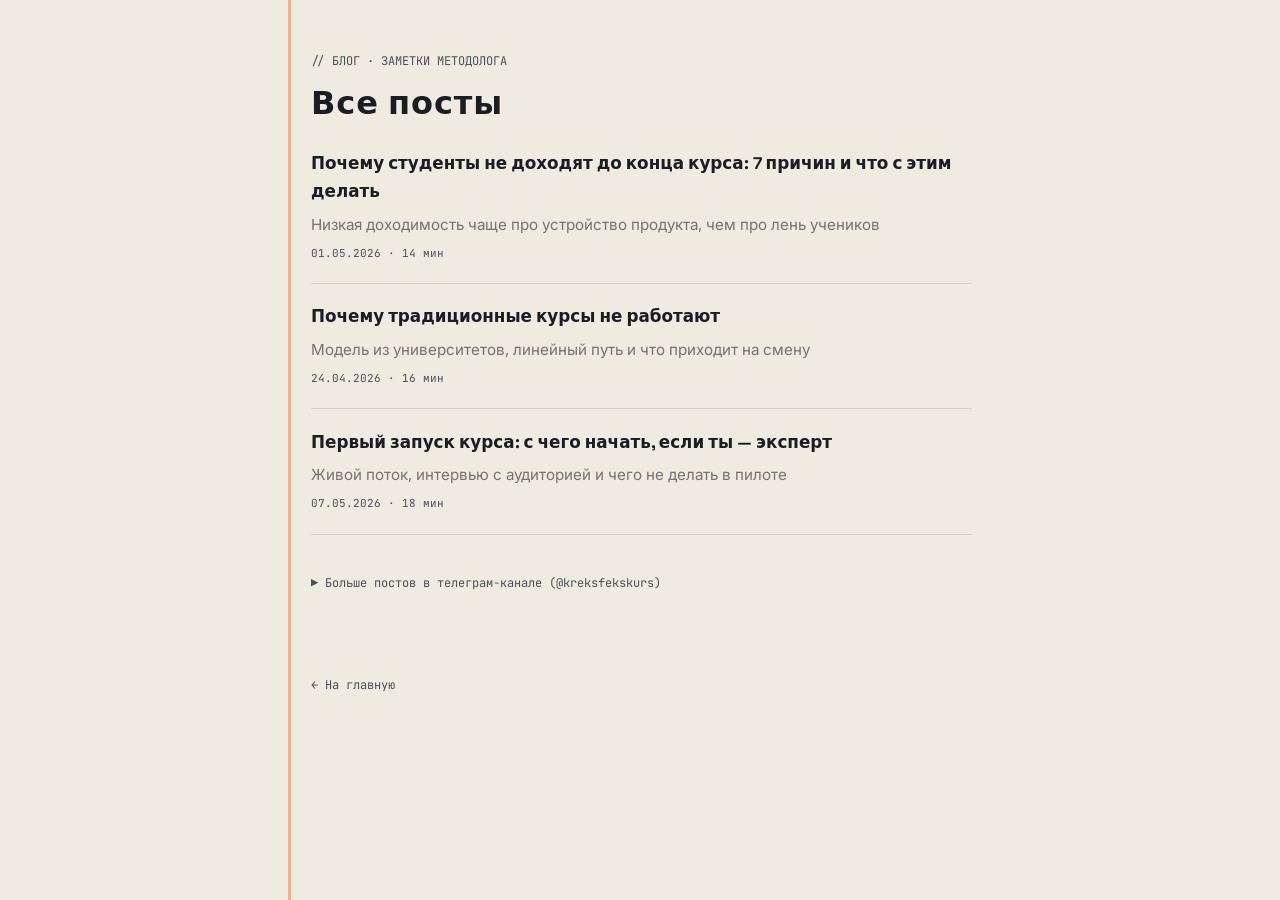
<file: blog.html>
<!DOCTYPE html>
<html lang="ru">
<head>
  <meta charset="UTF-8" />
  <meta name="viewport" content="width=device-width, initial-scale=1.0" />
  <title>Блог — методологические заметки</title>
  <link rel="preconnect" href="https://fonts.googleapis.com" />
  <link rel="preconnect" href="https://fonts.gstatic.com" crossorigin />
  <link href="https://fonts.googleapis.com/css2?family=JetBrains+Mono:wght@400;500&family=Space+Grotesk:wght@600;700&family=Inter:wght@400;500;600&display=swap" rel="stylesheet" />
  <link rel="stylesheet" href="css/styles.css" />
</head>
<body class="blog-static-body">
  <div class="post-wrap">
    <p class="blog-index-tag">// БЛОГ · ЗАМЕТКИ МЕТОДОЛОГА</p>
    <h1>Все посты</h1>
    <ul class="blog-static-list">
      <li>
        <a href="posts/students-completion.html">Почему студенты не доходят до конца курса: 7 причин и что с этим делать</a>
        <span class="excerpt">Низкая доходимость чаще про устройство продукта, чем про лень учеников</span>
        <span class="meta">01.05.2026 · 14 мин</span>
      </li>
      <li>
        <a href="posts/traditional-courses.html">Почему традиционные курсы не работают</a>
        <span class="excerpt">Модель из университетов, линейный путь и что приходит на смену</span>
        <span class="meta">24.04.2026 · 16 мин</span>
      </li>
      <li>
        <a href="posts/first-launch-expert.html">Первый запуск курса: с чего начать, если ты — эксперт</a>
        <span class="excerpt">Живой поток, интервью с аудиторией и чего не делать в пилоте</span>
        <span class="meta">07.05.2026 · 18 мин</span>
      </li>
    </ul>
    <p style="margin-top: 2rem;"><a href="https://t.me/kreksfekskurs" class="post-back-link" target="_blank" rel="noopener noreferrer">▶ Больше постов в телеграм-канале (@kreksfekskurs)</a></p>
    <p style="margin-top: 3rem;"><a href="index.html#blog" class="post-back-link">← На главную</a></p>
  </div>
</body>
</html>
</file>
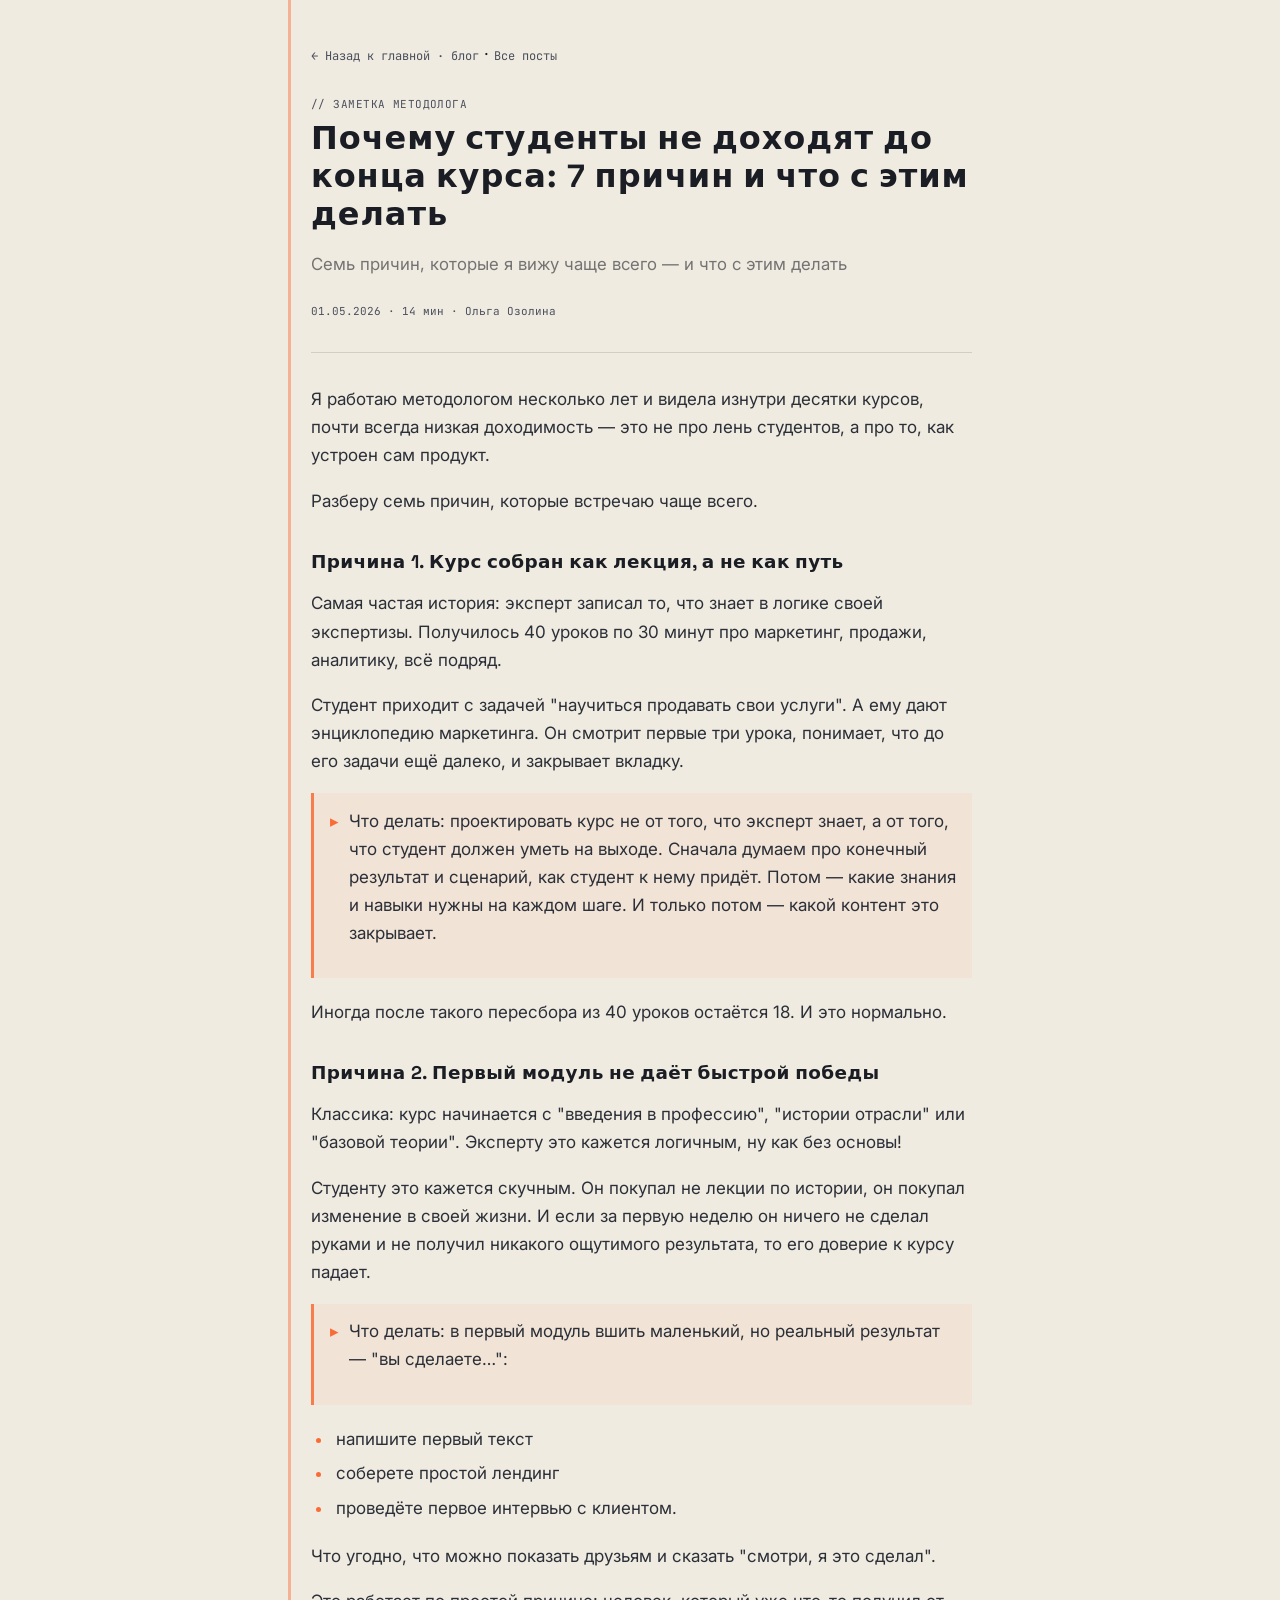
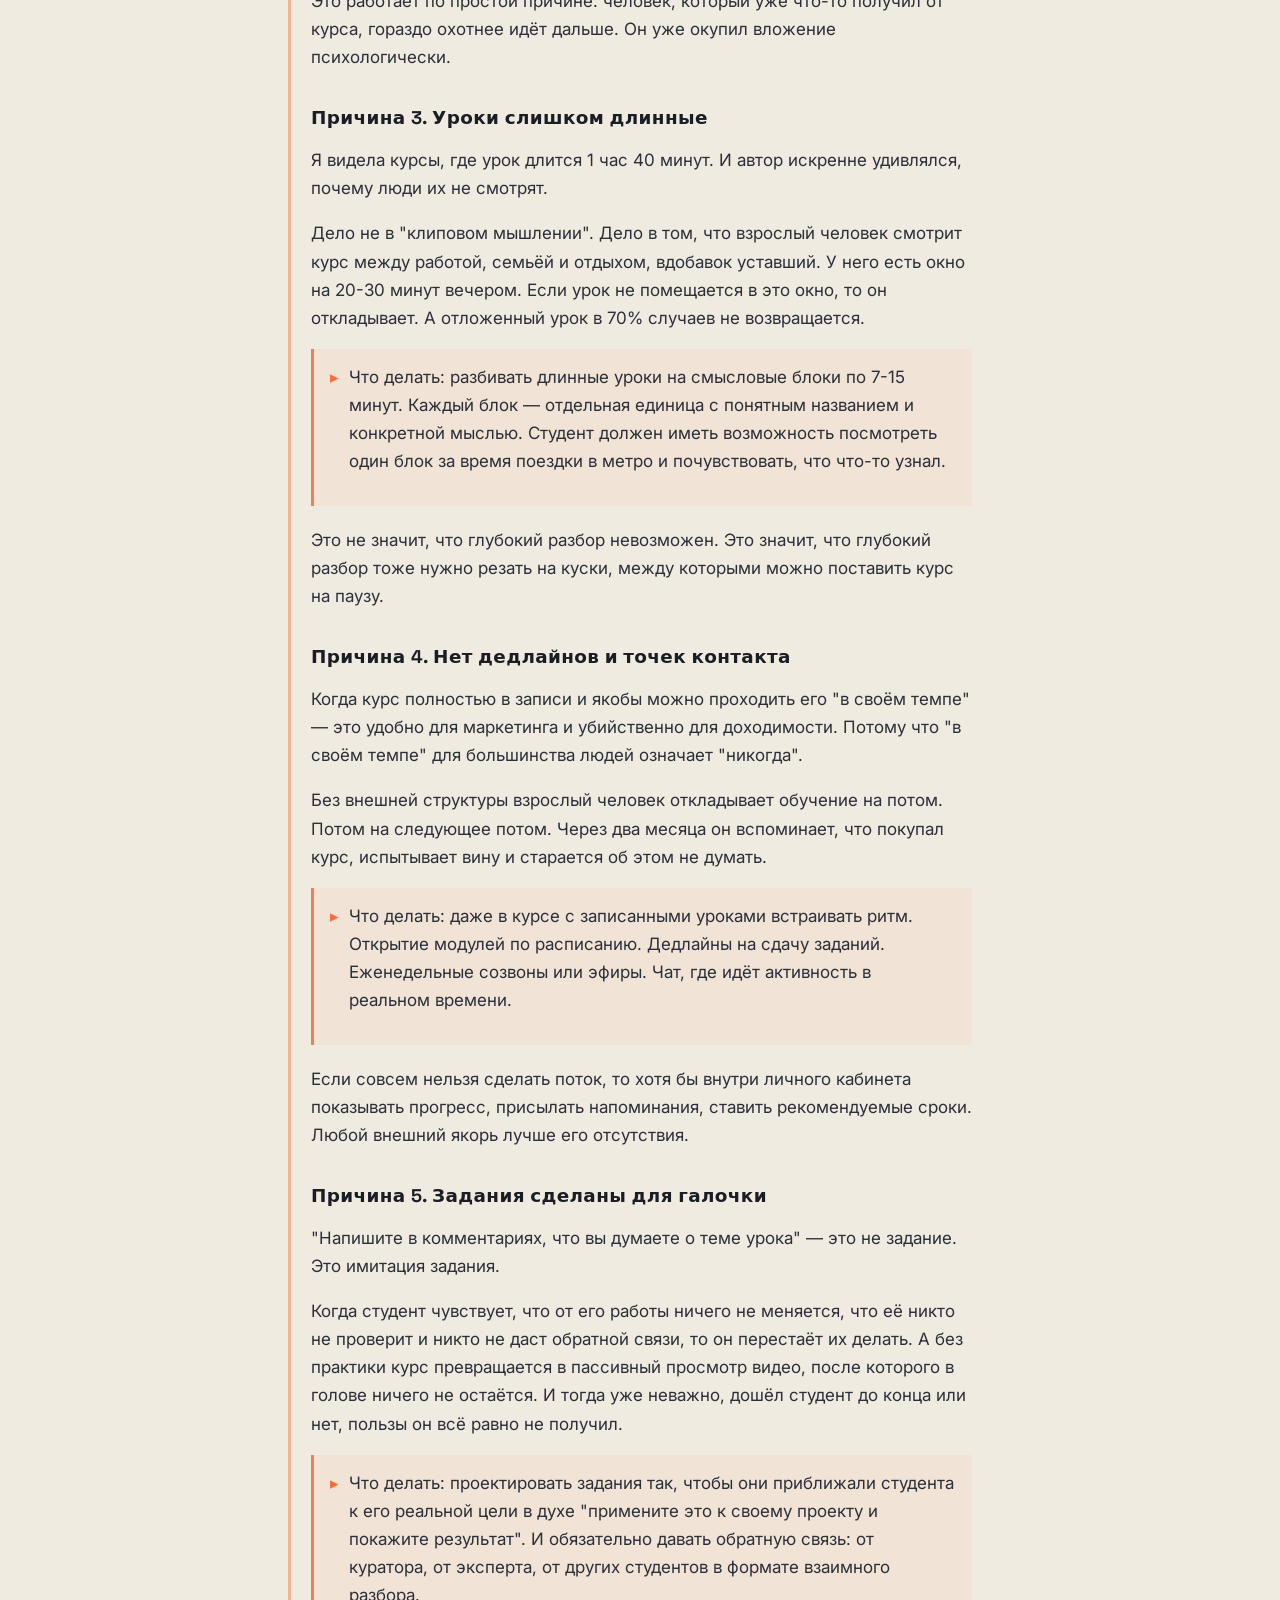
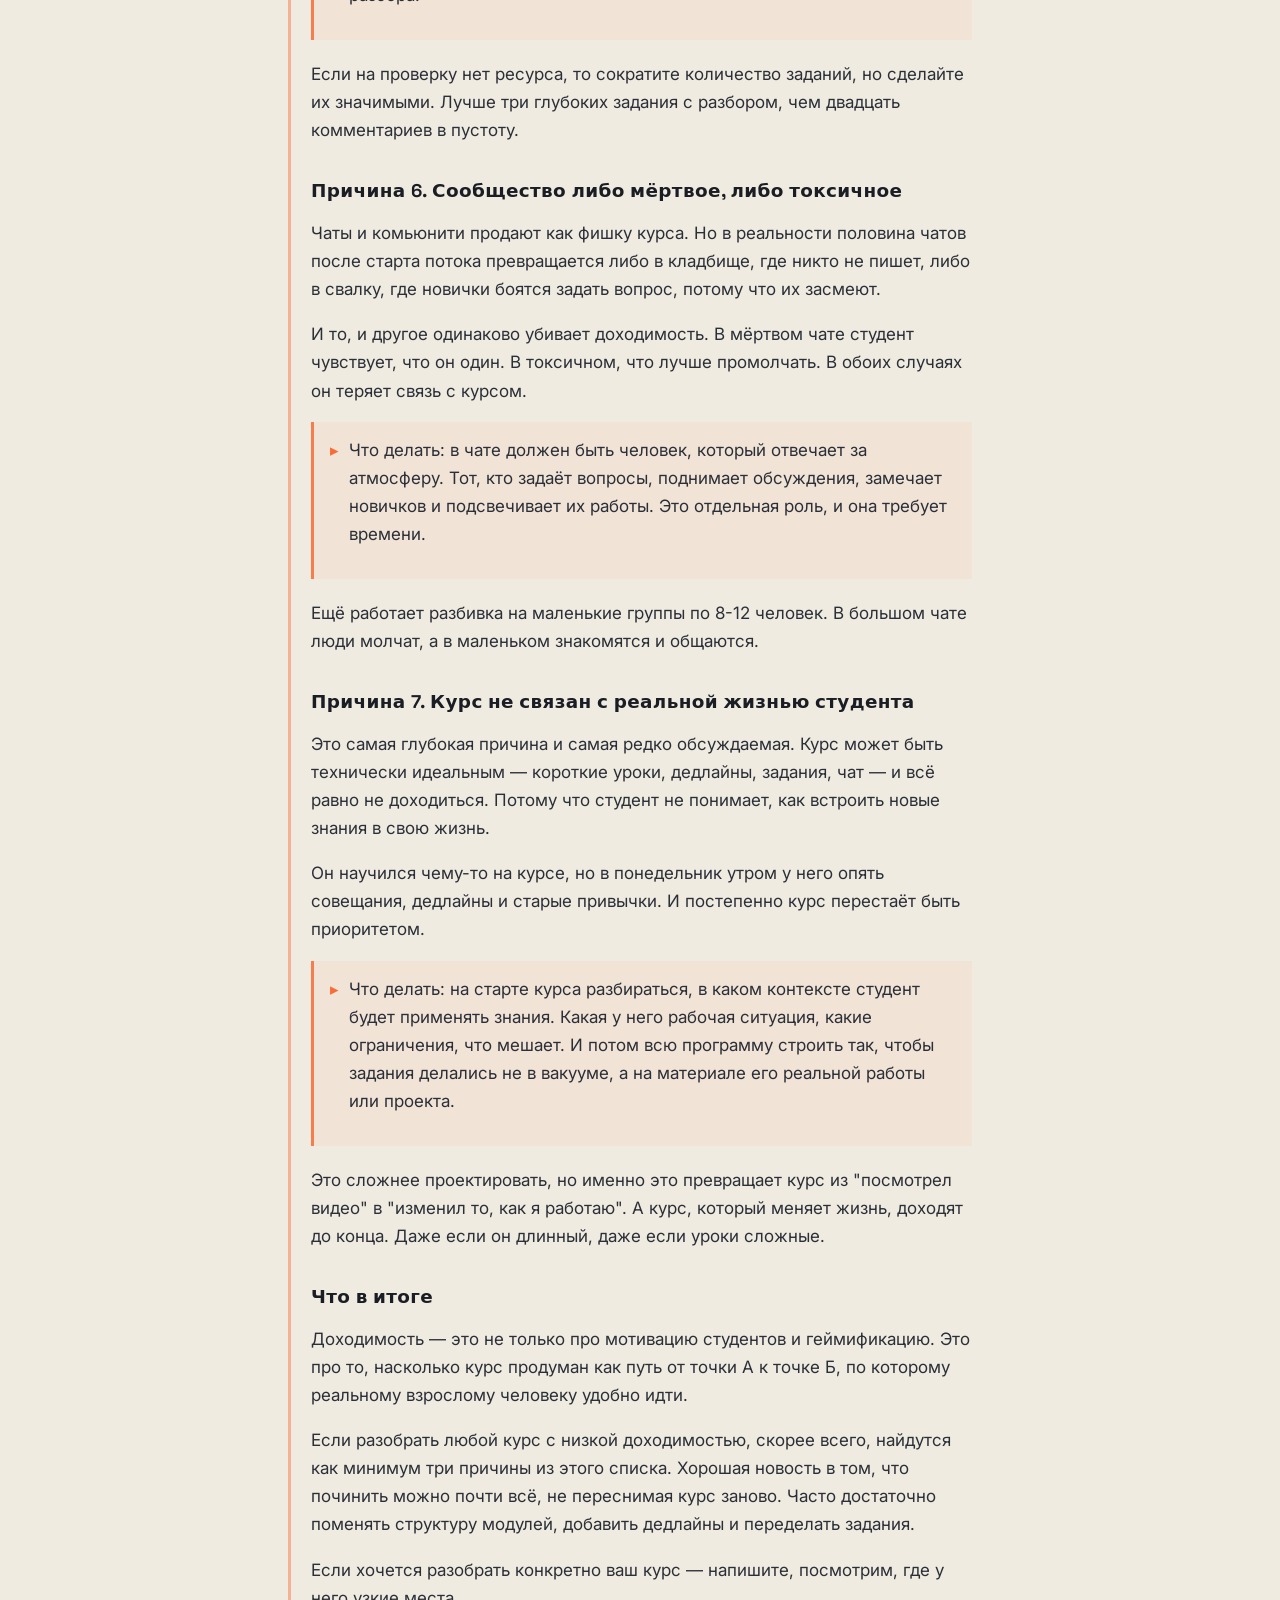
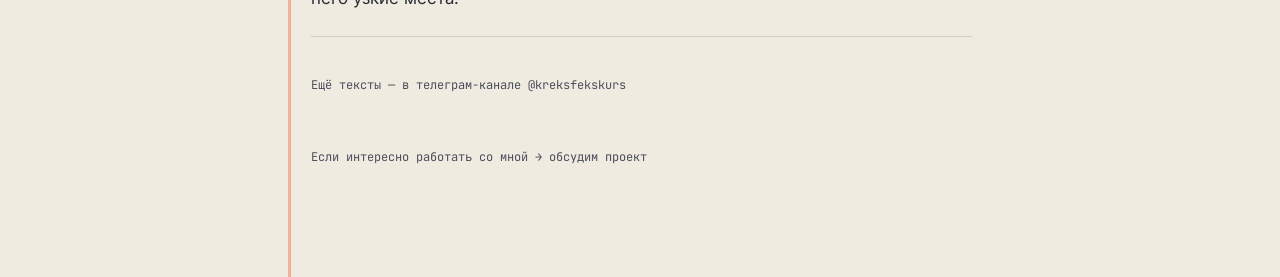
<file: posts/students-completion.html>
<!DOCTYPE html>
<html lang="ru">
<head>
  <meta charset="UTF-8" />
  <meta name="viewport" content="width=device-width, initial-scale=1.0" />
  <title>Почему студенты не доходят до конца курса: 7 причин и что с этим делать — блог</title>
  <link rel="preconnect" href="https://fonts.googleapis.com" />
  <link rel="preconnect" href="https://fonts.gstatic.com" crossorigin />
  <link href="https://fonts.googleapis.com/css2?family=JetBrains+Mono:wght@400;500&family=Space+Grotesk:wght@600;700&family=Inter:wght@400;500;600&display=swap" rel="stylesheet" />
  <link rel="stylesheet" href="../css/styles.css" />
</head>
<body class="blog-static-body">
  <div class="post-wrap">
    <nav><a href="../index.html#blog" class="post-back-link">← Назад к главной · блог</a> · <a href="../blog.html" class="post-back-link">Все посты</a></nav>
    <p class="post-kicker mono">// ЗАМЕТКА МЕТОДОЛОГА</p>
    <h1>Почему студенты не доходят до конца курса: 7 причин и что с этим делать</h1>
    <p class="post-lead">Семь причин, которые я вижу чаще всего — и что с этим делать</p>
    <p class="post-meta">01.05.2026 · 14 мин · Ольга Озолина</p>
    <hr class="post-divider" />
    <article>
<p>Я работаю методологом несколько лет и видела изнутри десятки курсов, почти всегда низкая доходимость — это не про лень студентов, а про то, как устроен сам продукт.</p>
<p>Разберу семь причин, которые встречаю чаще всего.</p>
<h2 class="post-h2">Причина 1. Курс собран как лекция, а не как путь</h2>
<p>Самая частая история: эксперт записал то, что знает в логике своей экспертизы. Получилось 40 уроков по 30 минут про маркетинг, продажи, аналитику, всё подряд.</p>
<p>Студент приходит с задачей "научиться продавать свои услуги". А ему дают энциклопедию маркетинга. Он смотрит первые три урока, понимает, что до его задачи ещё далеко, и закрывает вкладку.</p>
<div class="post-callout post-callout--action"><span class="post-callout__mark" aria-hidden="true">▸</span><p>Что делать: проектировать курс не от того, что эксперт знает, а от того, что студент должен уметь на выходе. Сначала думаем про конечный результат и сценарий, как студент к нему придёт. Потом — какие знания и навыки нужны на каждом шаге. И только потом — какой контент это закрывает.</p></div>
<p>Иногда после такого пересбора из 40 уроков остаётся 18. И это нормально.</p>
<h2 class="post-h2">Причина 2. Первый модуль не даёт быстрой победы</h2>
<p>Классика: курс начинается с "введения в профессию", "истории отрасли" или "базовой теории". Эксперту это кажется логичным, ну как без основы!</p>
<p>Студенту это кажется скучным. Он покупал не лекции по истории, он покупал изменение в своей жизни. И если за первую неделю он ничего не сделал руками и не получил никакого ощутимого результата, то его доверие к курсу падает.</p>
<div class="post-callout post-callout--action"><span class="post-callout__mark" aria-hidden="true">▸</span><p>Что делать: в первый модуль вшить маленький, но реальный результат — "вы сделаете…":</p></div>
<ul class="post-list"><li>напишите первый текст</li><li>соберете простой лендинг</li><li>проведёте первое интервью с клиентом.</li></ul>
<p>Что угодно, что можно показать друзьям и сказать "смотри, я это сделал".</p>
<p>Это работает по простой причине: человек, который уже что-то получил от курса, гораздо охотнее идёт дальше. Он уже окупил вложение психологически.</p>
<h2 class="post-h2">Причина 3. Уроки слишком длинные</h2>
<p>Я видела курсы, где урок длится 1 час 40 минут. И автор искренне удивлялся, почему люди их не смотрят.</p>
<p>Дело не в "клиповом мышлении". Дело в том, что взрослый человек смотрит курс между работой, семьёй и отдыхом, вдобавок уставший. У него есть окно на 20-30 минут вечером. Если урок не помещается в это окно, то он откладывает. А отложенный урок в 70% случаев не возвращается.</p>
<div class="post-callout post-callout--action"><span class="post-callout__mark" aria-hidden="true">▸</span><p>Что делать: разбивать длинные уроки на смысловые блоки по 7-15 минут. Каждый блок — отдельная единица с понятным названием и конкретной мыслью. Студент должен иметь возможность посмотреть один блок за время поездки в метро и почувствовать, что что-то узнал.</p></div>
<p>Это не значит, что глубокий разбор невозможен. Это значит, что глубокий разбор тоже нужно резать на куски, между которыми можно поставить курс на паузу.</p>
<h2 class="post-h2">Причина 4. Нет дедлайнов и точек контакта</h2>
<p>Когда курс полностью в записи и якобы можно проходить его "в своём темпе" — это удобно для маркетинга и убийственно для доходимости. Потому что "в своём темпе" для большинства людей означает "никогда".</p>
<p>Без внешней структуры взрослый человек откладывает обучение на потом. Потом на следующее потом. Через два месяца он вспоминает, что покупал курс, испытывает вину и старается об этом не думать.</p>
<div class="post-callout post-callout--action"><span class="post-callout__mark" aria-hidden="true">▸</span><p>Что делать: даже в курсе с записанными уроками встраивать ритм. Открытие модулей по расписанию. Дедлайны на сдачу заданий. Еженедельные созвоны или эфиры. Чат, где идёт активность в реальном времени.</p></div>
<p>Если совсем нельзя сделать поток, то хотя бы внутри личного кабинета показывать прогресс, присылать напоминания, ставить рекомендуемые сроки. Любой внешний якорь лучше его отсутствия.</p>
<h2 class="post-h2">Причина 5. Задания сделаны для галочки</h2>
<p>"Напишите в комментариях, что вы думаете о теме урока" — это не задание. Это имитация задания.</p>
<p>Когда студент чувствует, что от его работы ничего не меняется, что её никто не проверит и никто не даст обратной связи, то он перестаёт их делать. А без практики курс превращается в пассивный просмотр видео, после которого в голове ничего не остаётся. И тогда уже неважно, дошёл студент до конца или нет, пользы он всё равно не получил.</p>
<div class="post-callout post-callout--action"><span class="post-callout__mark" aria-hidden="true">▸</span><p>Что делать: проектировать задания так, чтобы они приближали студента к его реальной цели в духе "примените это к своему проекту и покажите результат". И обязательно давать обратную связь: от куратора, от эксперта, от других студентов в формате взаимного разбора.</p></div>
<p>Если на проверку нет ресурса, то сократите количество заданий, но сделайте их значимыми. Лучше три глубоких задания с разбором, чем двадцать комментариев в пустоту.</p>
<h2 class="post-h2">Причина 6. Сообщество либо мёртвое, либо токсичное</h2>
<p>Чаты и комьюнити продают как фишку курса. Но в реальности половина чатов после старта потока превращается либо в кладбище, где никто не пишет, либо в свалку, где новички боятся задать вопрос, потому что их засмеют.</p>
<p>И то, и другое одинаково убивает доходимость. В мёртвом чате студент чувствует, что он один. В токсичном, что лучше промолчать. В обоих случаях он теряет связь с курсом.</p>
<div class="post-callout post-callout--action"><span class="post-callout__mark" aria-hidden="true">▸</span><p>Что делать: в чате должен быть человек, который отвечает за атмосферу. Тот, кто задаёт вопросы, поднимает обсуждения, замечает новичков и подсвечивает их работы. Это отдельная роль, и она требует времени.</p></div>
<p>Ещё работает разбивка на маленькие группы по 8-12 человек. В большом чате люди молчат, а в маленьком знакомятся и общаются.</p>
<h2 class="post-h2">Причина 7. Курс не связан с реальной жизнью студента</h2>
<p>Это самая глубокая причина и самая редко обсуждаемая. Курс может быть технически идеальным — короткие уроки, дедлайны, задания, чат — и всё равно не доходиться. Потому что студент не понимает, как встроить новые знания в свою жизнь.</p>
<p>Он научился чему-то на курсе, но в понедельник утром у него опять совещания, дедлайны и старые привычки. И постепенно курс перестаёт быть приоритетом.</p>
<div class="post-callout post-callout--action"><span class="post-callout__mark" aria-hidden="true">▸</span><p>Что делать: на старте курса разбираться, в каком контексте студент будет применять знания. Какая у него рабочая ситуация, какие ограничения, что мешает. И потом всю программу строить так, чтобы задания делались не в вакууме, а на материале его реальной работы или проекта.</p></div>
<p>Это сложнее проектировать, но именно это превращает курс из "посмотрел видео" в "изменил то, как я работаю". А курс, который меняет жизнь, доходят до конца. Даже если он длинный, даже если уроки сложные.</p>
<h2 class="post-h2">Что в итоге</h2>
<p>Доходимость — это не только про мотивацию студентов и геймификацию. Это про то, насколько курс продуман как путь от точки А к точке Б, по которому реальному взрослому человеку удобно идти.</p>
<p>Если разобрать любой курс с низкой доходимостью, скорее всего, найдутся как минимум три причины из этого списка. Хорошая новость в том, что починить можно почти всё, не переснимая курс заново. Часто достаточно поменять структуру модулей, добавить дедлайны и переделать задания.</p>
<p>Если хочется разобрать конкретно ваш курс — напишите, посмотрим, где у него узкие места.</p>
    </article>
    <hr class="post-divider" />
    <p class="post-footer-cta"><a href="https://t.me/kreksfekskurs" class="post-back-link" target="_blank" rel="noopener noreferrer">Ещё тексты — в телеграм-канале @kreksfekskurs</a></p>
    <p><a href="../index.html#contact" class="post-back-link">Если интересно работать со мной → обсудим проект</a></p>
  </div>
</body>
</html>
</file>
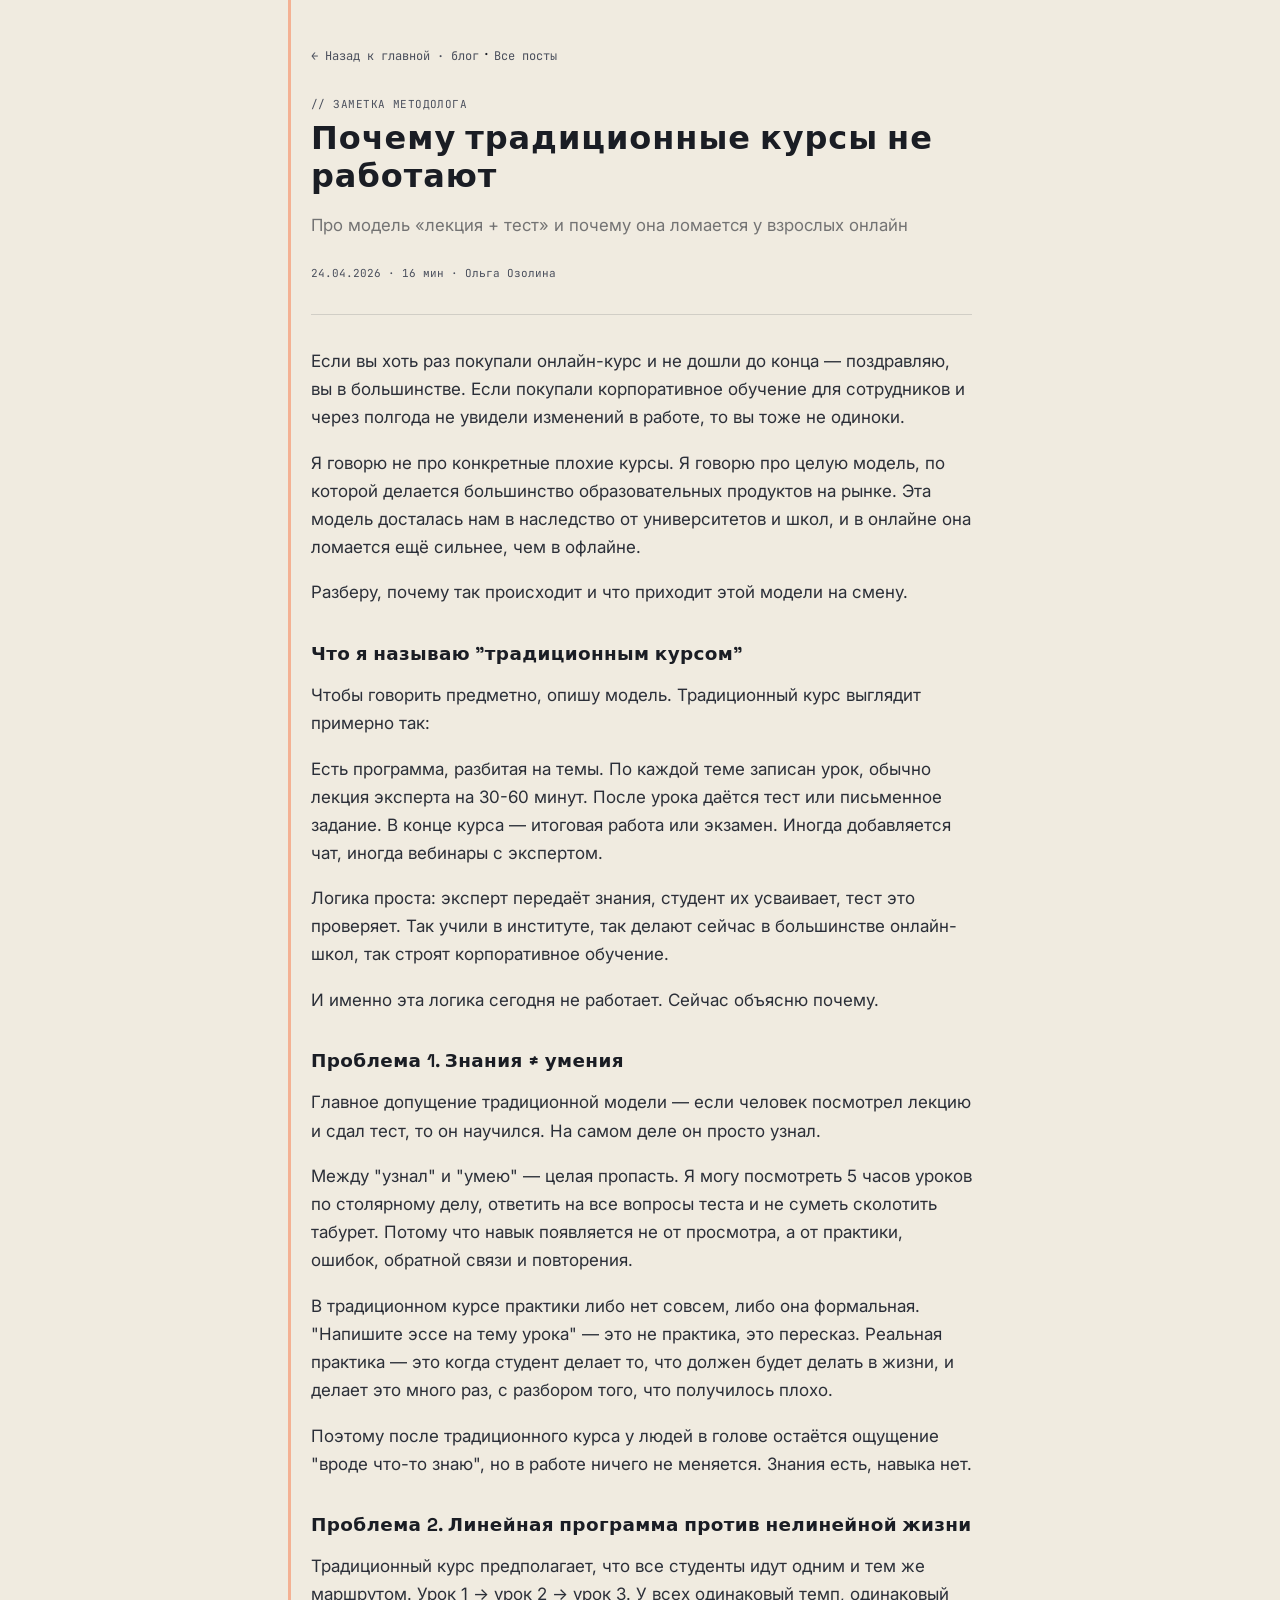
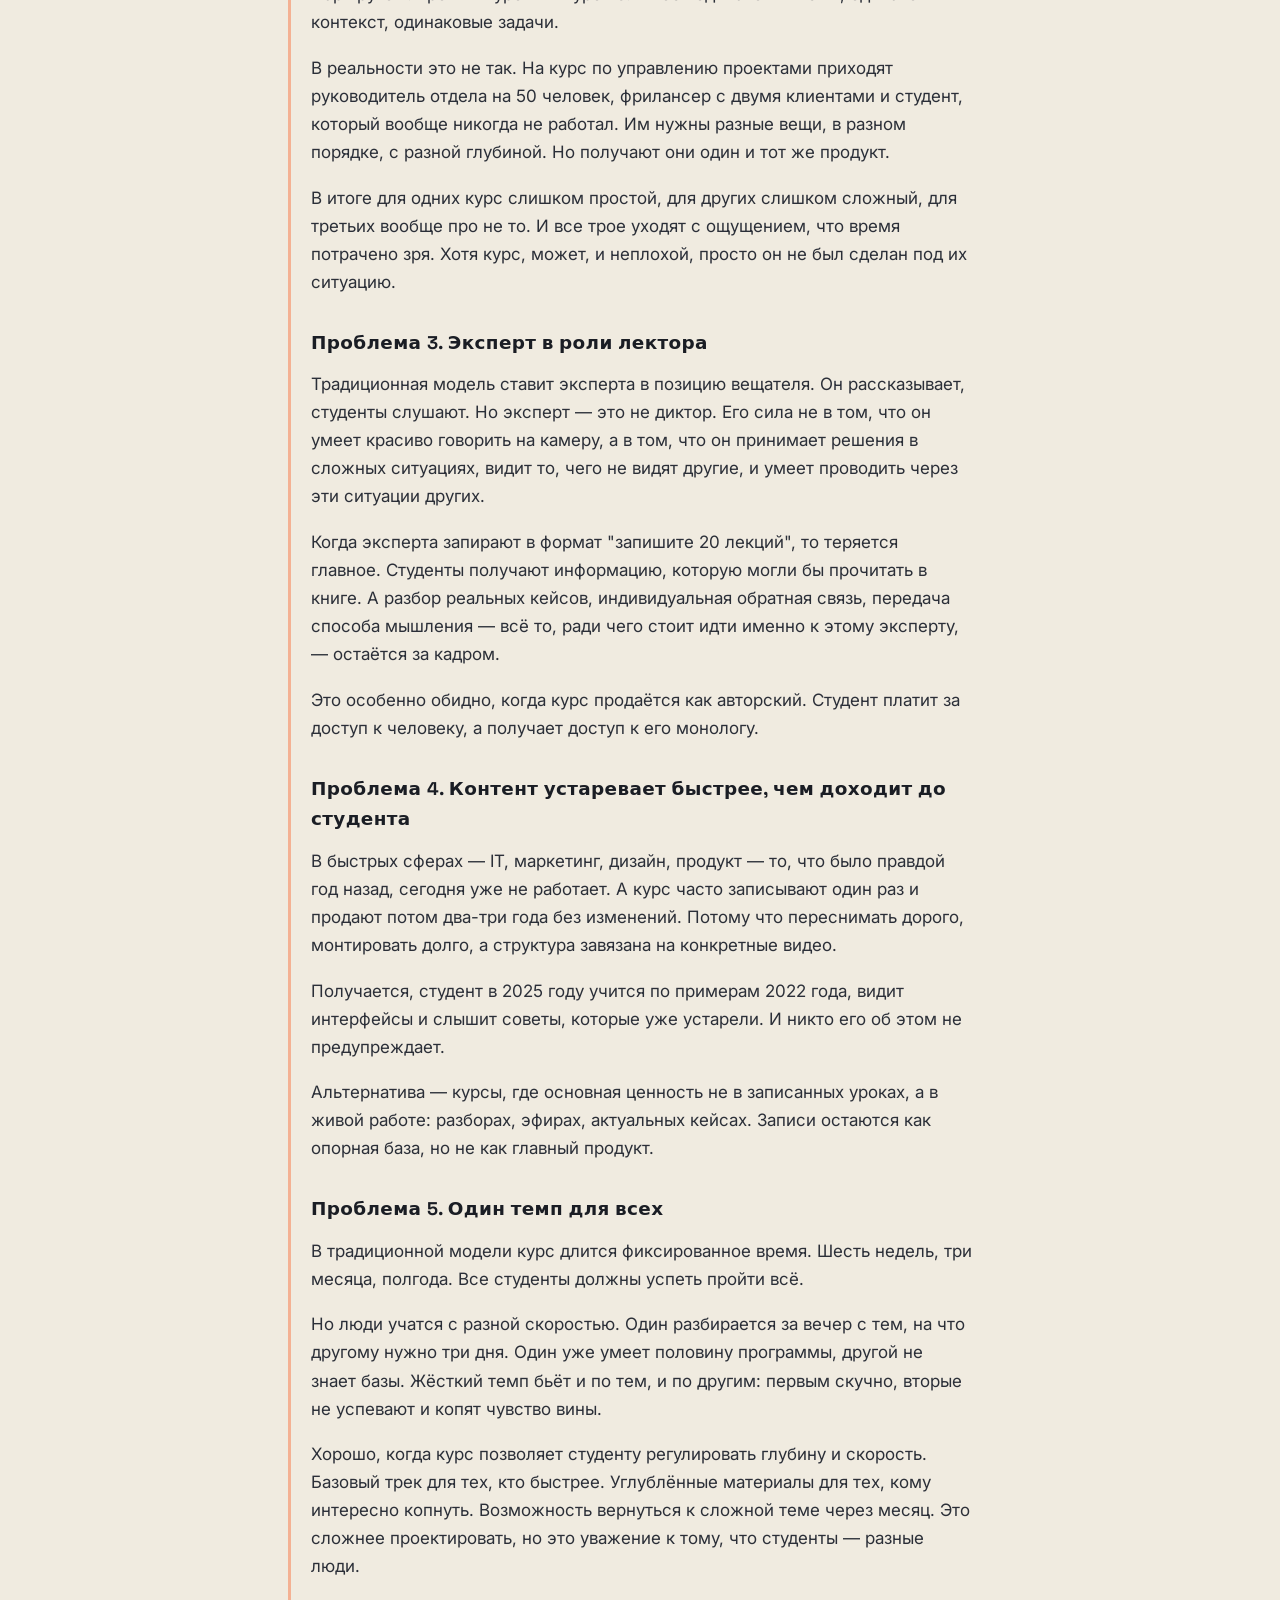
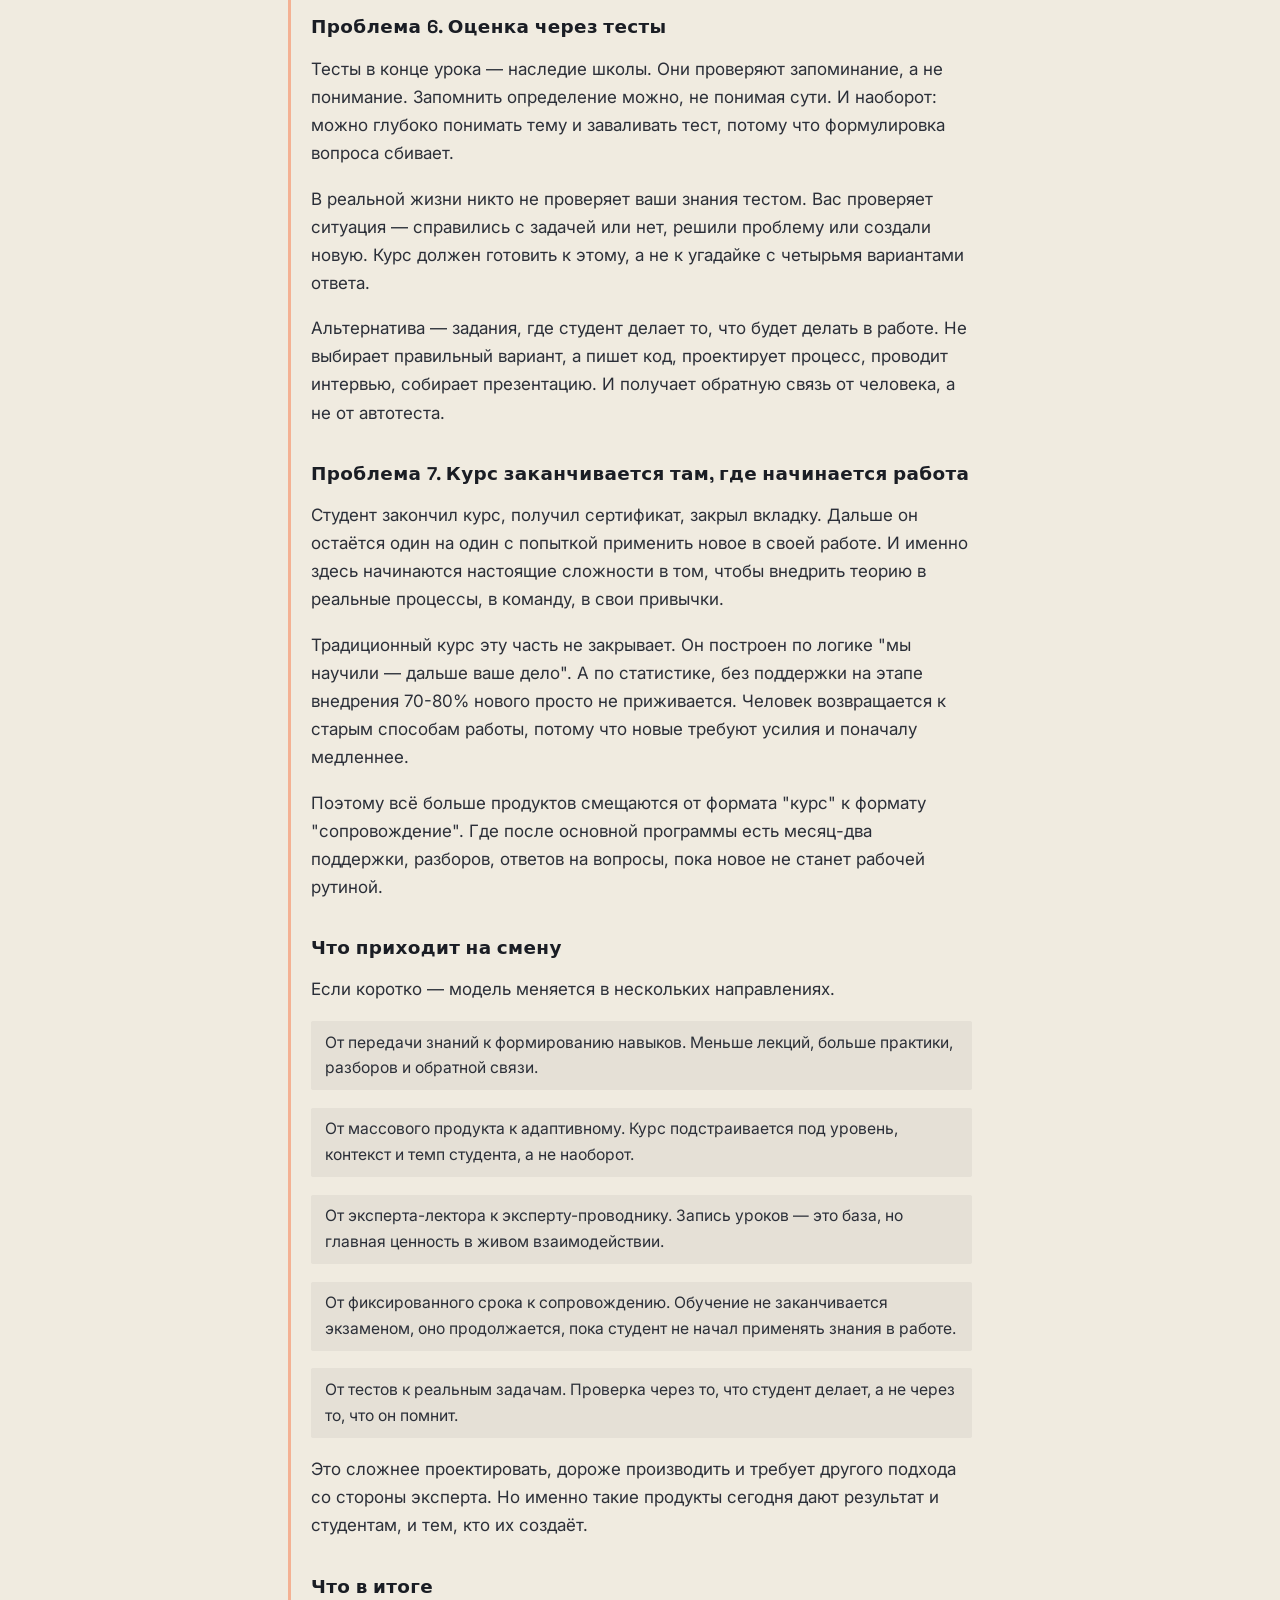
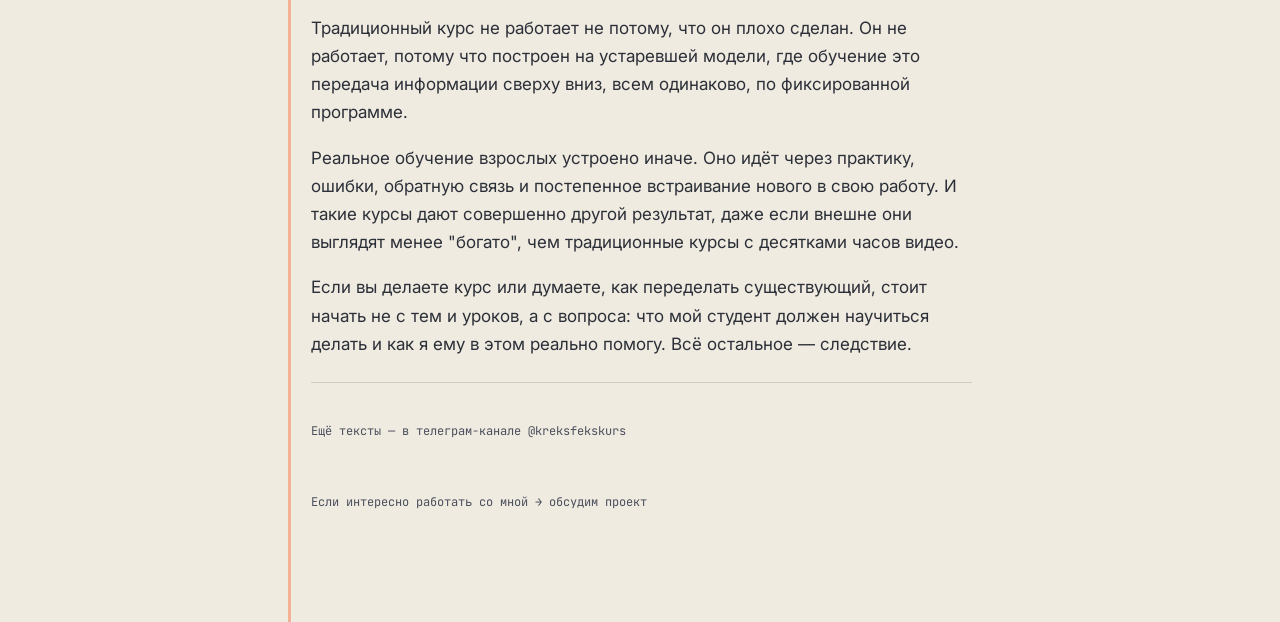
<file: posts/traditional-courses.html>
<!DOCTYPE html>
<html lang="ru">
<head>
  <meta charset="UTF-8" />
  <meta name="viewport" content="width=device-width, initial-scale=1.0" />
  <title>Почему традиционные курсы не работают — блог</title>
  <link rel="preconnect" href="https://fonts.googleapis.com" />
  <link rel="preconnect" href="https://fonts.gstatic.com" crossorigin />
  <link href="https://fonts.googleapis.com/css2?family=JetBrains+Mono:wght@400;500&family=Space+Grotesk:wght@600;700&family=Inter:wght@400;500;600&display=swap" rel="stylesheet" />
  <link rel="stylesheet" href="../css/styles.css" />
</head>
<body class="blog-static-body">
  <div class="post-wrap">
    <nav><a href="../index.html#blog" class="post-back-link">← Назад к главной · блог</a> · <a href="../blog.html" class="post-back-link">Все посты</a></nav>
    <p class="post-kicker mono">// ЗАМЕТКА МЕТОДОЛОГА</p>
    <h1>Почему традиционные курсы не работают</h1>
    <p class="post-lead">Про модель «лекция + тест» и почему она ломается у взрослых онлайн</p>
    <p class="post-meta">24.04.2026 · 16 мин · Ольга Озолина</p>
    <hr class="post-divider" />
    <article>
<p>Если вы хоть раз покупали онлайн-курс и не дошли до конца — поздравляю, вы в большинстве. Если покупали корпоративное обучение для сотрудников и через полгода не увидели изменений в работе, то вы тоже не одиноки.</p>
<p>Я говорю не про конкретные плохие курсы. Я говорю про целую модель, по которой делается большинство образовательных продуктов на рынке. Эта модель досталась нам в наследство от университетов и школ, и в онлайне она ломается ещё сильнее, чем в офлайне.</p>
<p>Разберу, почему так происходит и что приходит этой модели на смену.</p>
<h2 class="post-h2">Что я называю "традиционным курсом"</h2>
<p>Чтобы говорить предметно, опишу модель. Традиционный курс выглядит примерно так:</p>
<p>Есть программа, разбитая на темы. По каждой теме записан урок, обычно лекция эксперта на 30-60 минут. После урока даётся тест или письменное задание. В конце курса — итоговая работа или экзамен. Иногда добавляется чат, иногда вебинары с экспертом.</p>
<p>Логика проста: эксперт передаёт знания, студент их усваивает, тест это проверяет. Так учили в институте, так делают сейчас в большинстве онлайн-школ, так строят корпоративное обучение.</p>
<p>И именно эта логика сегодня не работает. Сейчас объясню почему.</p>
<h2 class="post-h2">Проблема 1. Знания ≠ умения</h2>
<p>Главное допущение традиционной модели — если человек посмотрел лекцию и сдал тест, то он научился. На самом деле он просто узнал.</p>
<p>Между "узнал" и "умею" — целая пропасть. Я могу посмотреть 5 часов уроков по столярному делу, ответить на все вопросы теста и не суметь сколотить табурет. Потому что навык появляется не от просмотра, а от практики, ошибок, обратной связи и повторения.</p>
<p>В традиционном курсе практики либо нет совсем, либо она формальная. "Напишите эссе на тему урока" — это не практика, это пересказ. Реальная практика — это когда студент делает то, что должен будет делать в жизни, и делает это много раз, с разбором того, что получилось плохо.</p>
<p>Поэтому после традиционного курса у людей в голове остаётся ощущение "вроде что-то знаю", но в работе ничего не меняется. Знания есть, навыка нет.</p>
<h2 class="post-h2">Проблема 2. Линейная программа против нелинейной жизни</h2>
<p>Традиционный курс предполагает, что все студенты идут одним и тем же маршрутом. Урок 1 → урок 2 → урок 3. У всех одинаковый темп, одинаковый контекст, одинаковые задачи.</p>
<p>В реальности это не так. На курс по управлению проектами приходят руководитель отдела на 50 человек, фрилансер с двумя клиентами и студент, который вообще никогда не работал. Им нужны разные вещи, в разном порядке, с разной глубиной. Но получают они один и тот же продукт.</p>
<p>В итоге для одних курс слишком простой, для других слишком сложный, для третьих вообще про не то. И все трое уходят с ощущением, что время потрачено зря. Хотя курс, может, и неплохой, просто он не был сделан под их ситуацию.</p>
<h2 class="post-h2">Проблема 3. Эксперт в роли лектора</h2>
<p>Традиционная модель ставит эксперта в позицию вещателя. Он рассказывает, студенты слушают. Но эксперт — это не диктор. Его сила не в том, что он умеет красиво говорить на камеру, а в том, что он принимает решения в сложных ситуациях, видит то, чего не видят другие, и умеет проводить через эти ситуации других.</p>
<p>Когда эксперта запирают в формат "запишите 20 лекций", то теряется главное. Студенты получают информацию, которую могли бы прочитать в книге. А разбор реальных кейсов, индивидуальная обратная связь, передача способа мышления — всё то, ради чего стоит идти именно к этому эксперту, — остаётся за кадром.</p>
<p>Это особенно обидно, когда курс продаётся как авторский. Студент платит за доступ к человеку, а получает доступ к его монологу.</p>
<h2 class="post-h2">Проблема 4. Контент устаревает быстрее, чем доходит до студента</h2>
<p>В быстрых сферах — IT, маркетинг, дизайн, продукт — то, что было правдой год назад, сегодня уже не работает. А курс часто записывают один раз и продают потом два-три года без изменений. Потому что переснимать дорого, монтировать долго, а структура завязана на конкретные видео.</p>
<p>Получается, студент в 2025 году учится по примерам 2022 года, видит интерфейсы и слышит советы, которые уже устарели. И никто его об этом не предупреждает.</p>
<p>Альтернатива — курсы, где основная ценность не в записанных уроках, а в живой работе: разборах, эфирах, актуальных кейсах. Записи остаются как опорная база, но не как главный продукт.</p>
<h2 class="post-h2">Проблема 5. Один темп для всех</h2>
<p>В традиционной модели курс длится фиксированное время. Шесть недель, три месяца, полгода. Все студенты должны успеть пройти всё.</p>
<p>Но люди учатся с разной скоростью. Один разбирается за вечер с тем, на что другому нужно три дня. Один уже умеет половину программы, другой не знает базы. Жёсткий темп бьёт и по тем, и по другим: первым скучно, вторые не успевают и копят чувство вины.</p>
<p>Хорошо, когда курс позволяет студенту регулировать глубину и скорость. Базовый трек для тех, кто быстрее. Углублённые материалы для тех, кому интересно копнуть. Возможность вернуться к сложной теме через месяц. Это сложнее проектировать, но это уважение к тому, что студенты — разные люди.</p>
<h2 class="post-h2">Проблема 6. Оценка через тесты</h2>
<p>Тесты в конце урока — наследие школы. Они проверяют запоминание, а не понимание. Запомнить определение можно, не понимая сути. И наоборот: можно глубоко понимать тему и заваливать тест, потому что формулировка вопроса сбивает.</p>
<p>В реальной жизни никто не проверяет ваши знания тестом. Вас проверяет ситуация — справились с задачей или нет, решили проблему или создали новую. Курс должен готовить к этому, а не к угадайке с четырьмя вариантами ответа.</p>
<p>Альтернатива — задания, где студент делает то, что будет делать в работе. Не выбирает правильный вариант, а пишет код, проектирует процесс, проводит интервью, собирает презентацию. И получает обратную связь от человека, а не от автотеста.</p>
<h2 class="post-h2">Проблема 7. Курс заканчивается там, где начинается работа</h2>
<p>Студент закончил курс, получил сертификат, закрыл вкладку. Дальше он остаётся один на один с попыткой применить новое в своей работе. И именно здесь начинаются настоящие сложности в том, чтобы внедрить теорию в реальные процессы, в команду, в свои привычки.</p>
<p>Традиционный курс эту часть не закрывает. Он построен по логике "мы научили — дальше ваше дело". А по статистике, без поддержки на этапе внедрения 70-80% нового просто не приживается. Человек возвращается к старым способам работы, потому что новые требуют усилия и поначалу медленнее.</p>
<p>Поэтому всё больше продуктов смещаются от формата "курс" к формату "сопровождение". Где после основной программы есть месяц-два поддержки, разборов, ответов на вопросы, пока новое не станет рабочей рутиной.</p>
<h2 class="post-h2">Что приходит на смену</h2>
<p>Если коротко — модель меняется в нескольких направлениях.</p>
<p class="post-shift">От передачи знаний к формированию навыков. Меньше лекций, больше практики, разборов и обратной связи.</p>
<p class="post-shift">От массового продукта к адаптивному. Курс подстраивается под уровень, контекст и темп студента, а не наоборот.</p>
<p class="post-shift">От эксперта-лектора к эксперту-проводнику. Запись уроков — это база, но главная ценность в живом взаимодействии.</p>
<p class="post-shift">От фиксированного срока к сопровождению. Обучение не заканчивается экзаменом, оно продолжается, пока студент не начал применять знания в работе.</p>
<p class="post-shift">От тестов к реальным задачам. Проверка через то, что студент делает, а не через то, что он помнит.</p>
<p>Это сложнее проектировать, дороже производить и требует другого подхода со стороны эксперта. Но именно такие продукты сегодня дают результат и студентам, и тем, кто их создаёт.</p>
<h2 class="post-h2">Что в итоге</h2>
<p>Традиционный курс не работает не потому, что он плохо сделан. Он не работает, потому что построен на устаревшей модели, где обучение это передача информации сверху вниз, всем одинаково, по фиксированной программе.</p>
<p>Реальное обучение взрослых устроено иначе. Оно идёт через практику, ошибки, обратную связь и постепенное встраивание нового в свою работу. И такие курсы дают совершенно другой результат, даже если внешне они выглядят менее "богато", чем традиционные курсы с десятками часов видео.</p>
<p>Если вы делаете курс или думаете, как переделать существующий, стоит начать не с тем и уроков, а с вопроса: что мой студент должен научиться делать и как я ему в этом реально помогу. Всё остальное — следствие.</p>
    </article>
    <hr class="post-divider" />
    <p class="post-footer-cta"><a href="https://t.me/kreksfekskurs" class="post-back-link" target="_blank" rel="noopener noreferrer">Ещё тексты — в телеграм-канале @kreksfekskurs</a></p>
    <p><a href="../index.html#contact" class="post-back-link">Если интересно работать со мной → обсудим проект</a></p>
  </div>
</body>
</html>
</file>
<file: css/styles.css>
/* =============================================================================
   КУРСЫ БУДУЩЕГО — дизайн-система по ТЗ (Cinematic Future Interface)
   Главный заголовок hero (.hero__title): Lotus Eater Sans; интерфейсные заголовки: Space Grotesk;
   названия блоков секций (.section-heading): Lotus Eater Sans — локально /fonts.
   ============================================================================= */

@font-face {
  font-family: "Lotus Eater Sans";
  src: url("../fonts/LotusEaterSans.woff2") format("woff2");
  font-weight: 400;
  font-style: normal;
  font-display: swap;
}

:root {
  --bg-primary: #0a0e14;
  --bg-secondary: #131822;
  --bg-elevated: #1c2230;
  --text-primary: #e8e6e0;
  --text-secondary: #8b8fa0;
  --text-muted: #4a4f5c;
  --accent-primary: #f96c36;
  --accent-rare: #7df9e1;
  --accent-chrome: #c0c8d8;
  --glow-warm: 0 0 40px rgba(249, 108, 54, 0.4);
  --glow-cold: 0 0 40px rgba(125, 249, 225, 0.3);
  --border-glow: 1px solid rgba(249, 108, 54, 0.3);
  --font-display: "Cormorant Garamond", "Times New Roman", serif;
  --font-heading: "Space Grotesk", system-ui, sans-serif;
  --font-block-title: "Lotus Eater Sans", system-ui, sans-serif;
  --font-body: "Inter", system-ui, sans-serif;
  --font-mono: "JetBrains Mono", ui-monospace, monospace;
  --font-sign: "Caveat", cursive;
  --radius-panel: 4px;
  --ease-out: cubic-bezier(0.22, 1, 0.36, 1);
  --dur: 0.75s;
}

*,
*::before,
*::after {
  box-sizing: border-box;
}

html {
  scroll-behavior: smooth;
  overflow-y: scroll;
  color-scheme: dark;
}

body {
  margin: 0;
  background: var(--bg-primary);
  color: var(--text-primary);
  font-family: var(--font-body);
  font-size: clamp(16px, 2.5vw, 18px);
  line-height: 1.6;
  overflow-x: hidden;
}

/* Контент под фиксированной шапкой */
main {
  padding-top: 5.25rem;
}

/* Вертикальный скролл: оранжевый только бегунок, дорожка нейтральная */
* {
  scrollbar-width: auto;
  scrollbar-color: var(--accent-primary) var(--bg-primary);
}

*::-webkit-scrollbar {
  width: 14px;
  height: 14px;
}

*::-webkit-scrollbar-track {
  background: var(--bg-primary);
  border: none;
  box-shadow: none;
}

*::-webkit-scrollbar-thumb {
  min-height: 64px;
  background: linear-gradient(180deg, #ff834f 0%, var(--accent-primary) 40%, #d45520 100%);
  border-radius: 999px;
  border: 2px solid rgba(10, 12, 16, 0.85);
  box-shadow:
    inset 0 1px 0 rgba(255, 255, 255, 0.2),
    0 0 0 1px rgba(249, 108, 54, 0.35);
}

*::-webkit-scrollbar-thumb:hover {
  filter: brightness(1.06);
  box-shadow:
    inset 0 1px 0 rgba(255, 255, 255, 0.25),
    0 0 12px rgba(249, 108, 54, 0.45);
}

*::-webkit-scrollbar-corner {
  background: var(--bg-primary);
}

/* Светлые страницы блога */
html:has(body.blog-static-body) {
  scrollbar-color: var(--accent-primary) #f0ebe0;
  color-scheme: light;
}

html:has(body.blog-static-body)::-webkit-scrollbar-track {
  background: #f0ebe0;
  border: none;
  box-shadow: none;
}

html:has(body.blog-static-body)::-webkit-scrollbar-corner {
  background: #f0ebe0;
}

html:has(body.blog-static-body)::-webkit-scrollbar-thumb {
  border: 2px solid rgba(240, 235, 224, 0.95);
}

img {
  max-width: 100%;
  height: auto;
  display: block;
}

a {
  color: var(--accent-rare);
  text-decoration: none;
  transition: color 0.3s var(--ease-out);
}

a:hover {
  color: var(--accent-primary);
}

.display {
  font-family: var(--font-display);
  font-weight: 600;
  letter-spacing: 0.02em;
  line-height: 1.05;
}

.mono {
  font-family: var(--font-mono);
  font-size: clamp(11px, 1.4vw, 13px);
  letter-spacing: 0.04em;
  color: var(--text-secondary);
}

.hidden {
  display: none !important;
}

.center {
  text-align: center;
}

.block {
  display: block;
}

.lead {
  color: var(--text-secondary);
  max-width: 52rem;
}

/* --- Прелоадер --- */
.preloader {
  position: fixed;
  inset: 0;
  z-index: 10000;
  background: var(--bg-primary);
  display: flex;
  align-items: center;
  justify-content: center;
  transition: opacity 0.8s var(--ease-out), visibility 0.8s;
}

.preloader.is-done {
  opacity: 0;
  visibility: hidden;
  pointer-events: none;
}

html.preloader-skip #preloader {
  opacity: 0;
  visibility: hidden;
  pointer-events: none;
  transition: none;
}

.preloader__inner {
  width: min(90vw, 360px);
  text-align: center;
}

.preloader__line {
  margin: 0.5rem 0;
}

.preloader__bar {
  height: 4px;
  background: var(--bg-elevated);
  margin-top: 1.5rem;
  border: var(--border-glow);
}

.preloader__fill {
  display: block;
  height: 100%;
  width: 0%;
  background: linear-gradient(90deg, var(--accent-primary), var(--accent-rare));
  transition: width 0.15s linear;
}

.preloader__pct {
  margin-top: 0.5rem;
  color: var(--accent-chrome);
}

.preloader__ready {
  margin-top: 1rem;
  color: var(--accent-rare);
}

/* --- Курсор --- */
body.has-custom-cursor {
  cursor: none;
}

.cursor {
  position: fixed;
  left: 0;
  top: 0;
  width: 20px;
  height: 20px;
  border: 1px solid var(--accent-primary);
  border-radius: 50%;
  pointer-events: none;
  z-index: 9999;
  transition: width 0.2s ease, height 0.2s ease, opacity 0.2s;
  mix-blend-mode: normal;
  opacity: 0;
}

body.has-custom-cursor .cursor {
  opacity: 1;
}

.cursor.is-pointer {
  width: 40px;
  height: 40px;
  background: rgba(249, 108, 54, 0.08);
  box-shadow: var(--glow-warm);
}

/* --- Космический фон --- */
.cosmic-bg {
  position: fixed;
  inset: 0;
  z-index: 0;
  pointer-events: none;
}

.cosmic-bg__grid {
  position: absolute;
  inset: 0;
  width: 100%;
  height: 100%;
}

.cosmic-bg__stars {
  position: absolute;
  inset: 0;
  width: 100%;
  height: 100%;
  opacity: 0.85;
}

.cosmic-bg__nebula {
  position: absolute;
  border-radius: 50%;
  filter: blur(80px);
  opacity: 0.06;
}

.cosmic-bg__nebula--warm {
  width: 60vw;
  height: 60vw;
  background: var(--accent-primary);
  top: -10%;
  right: -15%;
}

.cosmic-bg__nebula--cold {
  width: 50vw;
  height: 50vw;
  background: var(--accent-rare);
  bottom: 10%;
  left: -20%;
}

.noise-overlay {
  position: fixed;
  inset: 0;
  z-index: 1;
  pointer-events: none;
  width: 100%;
  height: 100%;
}

.scanlines {
  position: fixed;
  inset: 0;
  z-index: 2;
  pointer-events: none;
  background: repeating-linear-gradient(
    0deg,
    transparent,
    transparent 2px,
    rgba(255, 255, 255, 0.02) 2px,
    rgba(255, 255, 255, 0.02) 4px
  );
  opacity: 0.5;
}

/* --- Шапка: фиксирована при скролле --- */
.site-header {
  position: fixed;
  top: 0;
  left: 0;
  right: 0;
  z-index: 100;
  padding: 0.75rem 1rem;
}

.site-header__bar {
  max-width: 1200px;
  margin: 0 auto;
  display: flex;
  align-items: center;
  gap: 1rem;
  padding: 0.6rem 1rem;
  background: rgba(19, 24, 34, 0.75);
  backdrop-filter: blur(20px);
  border: 1px solid rgba(249, 108, 54, 0.25);
}

.site-header__brand {
  font-family: var(--font-block-title);
  font-weight: 700;
  font-size: 0.95rem;
  color: var(--text-primary);
  letter-spacing: 0.06em;
  white-space: nowrap;
}

.site-header__brand:hover {
  color: var(--accent-primary);
}

.site-header__nav {
  display: none;
  flex: 1;
  justify-content: center;
  gap: 1.5rem;
}

.site-header__nav a {
  color: var(--accent-chrome);
  font-size: 12px;
}

.site-header__nav a:hover {
  color: var(--accent-primary);
}

.site-header__burger {
  display: block;
  margin-left: auto;
  background: none;
  border: none;
  color: var(--accent-primary);
  font-size: 1.25rem;
  cursor: pointer;
  padding: 0.25rem;
}

.site-header__cta {
  display: none;
}

.mobile-drawer {
  position: fixed;
  inset: 0;
  background: rgba(10, 14, 20, 0.97);
  z-index: 99;
  padding: 5rem 2rem;
  display: flex;
  align-items: flex-start;
  justify-content: center;
}

.mobile-drawer[hidden] {
  display: none;
}

.mobile-drawer__nav {
  display: flex;
  flex-direction: column;
  gap: 1.5rem;
  text-align: center;
}

.mobile-drawer__nav a {
  color: var(--text-primary);
  font-size: 14px;
}

/* --- HUD панели и уголки --- */
.panel-hud {
  position: relative;
  box-shadow: 0 0 0 1px rgba(249, 108, 54, 0.2);
}

.panel-hud::before,
.panel-hud::after {
  content: "⌐";
  position: absolute;
  top: 4px;
  font-size: 10px;
  color: var(--accent-chrome);
  opacity: 0.5;
  pointer-events: none;
}

.panel-hud::before {
  left: 6px;
}

.panel-hud::after {
  content: "¬";
  right: 6px;
}

.hud-corners {
  position: absolute;
  inset: 12px;
  pointer-events: none;
  border: 1px solid rgba(249, 108, 54, 0.15);
  border-image: linear-gradient(
      135deg,
      rgba(249, 108, 54, 0.4),
      transparent 40%,
      transparent 60%,
      rgba(192, 200, 216, 0.3)
    )
    1;
}

.hud-corners--hero {
  position: absolute;
  inset: 0;
  z-index: 0;
  /* Своя обводка без border-image — как у шапки */
  border: 1px solid rgba(249, 108, 54, 0.25);
  border-image: none;
  border-radius: 2px;
  pointer-events: none;
}

.hud-rule {
  border: none;
  height: 1px;
  background: linear-gradient(90deg, transparent, rgba(192, 200, 216, 0.25), transparent);
  margin: 3rem 0;
}

.section {
  position: relative;
  z-index: 10;
  padding: 5rem 1rem 8rem;
}

.section--hero {
  min-height: 100vh;
  display: block;
  position: relative;
  padding: 4rem 1rem clamp(3rem, 8vh, 5rem);
}

.hero-inner {
  position: relative;
  z-index: 2;
  max-width: 1200px;
  margin: 0 auto;
  padding: 2rem 1rem clamp(8rem, 18vh, 12rem);
  min-height: min(52vh, 520px);
  display: flex;
  flex-direction: column;
  align-items: center;
  justify-content: center;
  text-align: center;
}

.section--panel {
  padding-top: 2rem;
}

/* Плотнее стык «О себе» (маркер) → «Услуги» */
#about.section.section--panel {
  padding-bottom: clamp(1.5rem, 2.5vw, 2.25rem);
}

#services.section.section--panel {
  padding-top: clamp(1.5rem, 2.5vw, 2.25rem);
}

.section--light {
  background: #f0ebe0;
  color: #1a1d24;
}

.section--light .section-heading,
.section--light .section-subheading,
.section--light .lead,
.section--light .blog-intro {
  color: #1a1d24;
}

.section--light .mono,
.section--light .section-tag--on-light {
  color: #4a4f5c;
}

.section--light .panel {
  background: transparent;
}

.section--elevated {
  background: linear-gradient(180deg, transparent, rgba(28, 34, 48, 0.35));
}

/* Совпадает с шириной контента шапки (max-width 1200px + те же поля, что у .section) */
.section-inner {
  max-width: 1200px;
  margin: 0 auto;
  width: 100%;
  box-sizing: border-box;
}

.about-panel.panel {
  width: 100%;
}

.panel--narrow {
  max-width: 860px;
}

.panel {
  position: relative;
  padding: 2rem 1.25rem;
  background: rgba(28, 34, 48, 0.55);
  backdrop-filter: blur(20px);
  border: var(--border-glow);
  border-radius: var(--radius-panel);
  margin-bottom: 2rem;
  transform-origin: center top;
  transition: opacity var(--dur) var(--ease-out), transform var(--dur) var(--ease-out);
}

.panel.is-out {
  opacity: 0.35;
  transform: translateY(-30px) scale(0.98);
}

.panel.is-in {
  opacity: 1;
  transform: translateY(0) scale(1);
}

.section-tag {
  margin-bottom: 0.5rem;
  color: var(--accent-chrome);
}

.section-heading {
  font-family: var(--font-block-title);
  font-weight: 700;
  font-size: clamp(32px, 4vw, 64px);
  letter-spacing: 0.04em;
  margin: 0 0 1.5rem;
  text-shadow: 0 0 40px rgba(249, 108, 54, 0.15);
}

.about-title-row {
  display: flex;
  flex-wrap: wrap;
  align-items: center;
  gap: 0.65rem 1rem;
  margin: 0 0 1.25rem;
}

.about-title-row .section-heading {
  margin: 0;
}

.about-title-tags {
  display: flex;
  flex-wrap: wrap;
  gap: 0.45rem;
}

.about-title-tag {
  font-size: 10px;
  letter-spacing: 0.06em;
  padding: 0.35rem 0.6rem;
  border: 1px solid rgba(249, 108, 54, 0.35);
  color: var(--accent-chrome);
  background: rgba(13, 17, 24, 0.45);
}

.section-heading--hud {
  font-size: clamp(28px, 3.5vw, 48px);
}

.section-subheading {
  font-family: var(--font-heading);
  font-size: clamp(1.25rem, 2.5vw, 1.75rem);
  font-weight: 700;
  letter-spacing: 0.04em;
  margin: 0 0 1rem;
}

.section-subheading--lotus {
  font-family: var(--font-block-title);
}

/* Запятая в Lotus Eater Sans может «плавать» по вертикали — опускаем к базовой линии */
.section-subheading--lotus .heading-comma {
  vertical-align: -0.22em;
}

.sublabel {
  margin: 2rem 0 0.5rem;
  color: var(--accent-chrome);
}

/* --- Hero --- */
.hero__meta {
  margin-bottom: 1rem;
  color: var(--accent-chrome);
  position: relative;
  z-index: 2;
}

.hero__sys {
  position: absolute;
  top: 0.75rem;
  font-size: 11px;
  color: var(--text-muted);
  z-index: 3;
}

.hero__sys--tl {
  left: 0.25rem;
}

.hero__sys--tr {
  right: 0.25rem;
}

.hero__title {
  font-size: clamp(40px, 8vw, 96px);
  margin: 0;
}

.hero__title.display {
  font-family: var(--font-block-title);
  font-weight: 700;
}

.hero__title-line {
  display: block;
}

/* Круглая «О» у Lotus на первой строке визуально садится ниже — лёгкий подъём первой буквы */
.hero__title-line:first-of-type::first-letter {
  display: inline-block;
  transform: translateY(-0.055em);
}

.hero__tags {
  display: flex;
  flex-wrap: wrap;
  justify-content: center;
  align-items: center;
  gap: 0.45rem 0.6rem;
  margin: 0.75rem 0 0.35rem;
  position: relative;
  z-index: 2;
}

.hero__tag {
  font-size: 10px;
  letter-spacing: 0.07em;
  padding: 0.38rem 0.7rem;
  border: 1px solid rgba(249, 108, 54, 0.42);
  color: var(--accent-chrome);
  background: rgba(13, 17, 24, 0.55);
  border-radius: 999px;
}

.hero__subtitle {
  max-width: 38rem;
  margin: 0.65rem auto 1.25rem;
  color: var(--text-secondary);
}

.hero__actions {
  display: flex;
  flex-wrap: wrap;
  gap: 1rem;
  justify-content: center;
  margin-top: 1.25rem;
}

.hero__scroll {
  position: absolute;
  bottom: 0;
  left: 50%;
  transform: translateX(-50%);
  margin-top: 0;
  padding-bottom: 0.35rem;
  color: var(--accent-chrome);
}

.blink {
  animation: blink 1.2s step-end infinite;
}

@keyframes blink {
  50% {
    opacity: 0.35;
  }
}

.bracket {
  color: var(--accent-primary);
}

/* --- Кнопки --- */
.btn {
  display: inline-flex;
  align-items: center;
  justify-content: center;
  gap: 0.5rem;
  padding: 0.75rem 1.25rem;
  font-family: var(--font-mono);
  font-size: 12px;
  letter-spacing: 0.06em;
  border: 1px solid rgba(249, 108, 54, 0.5);
  background: transparent;
  color: var(--text-primary);
  cursor: pointer;
  transition: background 0.35s var(--ease-out), box-shadow 0.35s, transform 0.2s, border-color 0.35s;
}

.btn:hover {
  background: rgba(249, 108, 54, 0.15);
  box-shadow: var(--glow-warm);
}

.btn:active {
  transform: scale(0.97);
}

.btn--primary {
  border-color: var(--accent-primary);
  color: var(--text-primary);
}

.btn--primary:hover {
  background: var(--accent-primary);
  color: #0a0e14;
}

.btn--ghost {
  border-color: rgba(192, 200, 216, 0.35);
}

.btn--ghost:hover {
  border-color: var(--accent-primary);
}

.btn--dark {
  border-color: rgba(26, 29, 36, 0.35);
  color: #1a1d24;
}

.btn--dark:hover {
  background: rgba(26, 29, 36, 0.08);
  box-shadow: none;
}

.btn--cta {
  padding: 0.5rem 1rem;
  font-size: 11px;
}

.btn--small {
  padding: 0.45rem 0.9rem;
  font-size: 11px;
}

.btn--large {
  padding: 1rem 2rem;
  font-size: 13px;
}

.btn__icon {
  transition: transform 0.3s var(--ease-out);
}

.btn:hover .btn__icon {
  transform: translateX(4px);
}

/* --- О себе --- */
.about-grid {
  display: grid;
  gap: 2rem;
}

@media (min-width: 900px) {
  .about-grid {
    grid-template-columns: 280px 1fr;
    align-items: start;
  }
}

.hud-frame {
  text-align: center;
}

.about-photo__circle {
  width: 280px;
  height: 280px;
  margin: 0 auto;
  border-radius: 50%;
  overflow: hidden;
  border: 3px solid var(--accent-chrome);
  box-shadow: 0 0 0 3px rgba(249, 108, 54, 0.35), var(--glow-warm);
  position: relative;
}

.about-photo__circle img {
  width: 100%;
  height: 100%;
  object-fit: cover;
}

.about-photo__cap {
  margin-top: 1rem;
}

.about-photo__education {
  margin-top: 1rem;
  width: 100%;
  max-width: 280px;
  justify-content: center;
  font-size: 11px;
  letter-spacing: 0.06em;
  text-transform: uppercase;
}

.about-data__label {
  color: var(--accent-primary);
  margin-bottom: 0.75rem;
}

.about-data__list {
  list-style: none;
  padding: 0;
  margin: 0 0 1.5rem;
  line-height: 1.8;
}

.about-data__list span {
  color: var(--accent-chrome);
  margin-right: 0.35rem;
}

.about-bio p {
  color: var(--text-secondary);
  margin: 0 0 1rem;
}

.about-sign {
  font-family: var(--font-sign);
  font-size: 1.75rem;
  color: var(--accent-primary);
  margin: 1.5rem 0 0;
}

/* PERSONNEL + био без отдельной рамки */
.about-data--plain {
  padding: 0;
  border: none;
  background: transparent;
  min-width: 0;
}

.about-data--plain .about-data__label {
  margin-left: 0;
  margin-top: 0;
  padding-left: 0;
  text-indent: 0;
}

.about-data--plain .about-data__list {
  list-style: none;
  padding: 0;
  margin: 0 0 1.5rem;
  padding-inline-start: 0;
  margin-inline: 0;
  line-height: 1.8;
}

.about-data--plain .about-data__list li {
  display: grid;
  grid-template-columns: minmax(5.5rem, max-content) minmax(0, 1fr);
  column-gap: 0.6rem;
  align-items: baseline;
  line-height: 1.45;
  margin-bottom: 0.35rem;
  padding: 0;
  margin-left: 0;
}

.about-data--plain .about-data__list span {
  flex-shrink: 0;
  margin-right: 0;
}

/* Бегущая строка под панелью «О себе» */
.tools-marquee.tools-marquee--below {
  margin-top: 0 !important;
  margin-bottom: 0;
  padding: 0.55rem 0;
  border: 1px solid rgba(249, 108, 54, 0.25);
  border-radius: var(--radius-panel);
  background: rgba(19, 24, 34, 0.75);
}

.tools-marquee.tools-marquee--below .tools-marquee__track {
  animation: marquee 28s linear infinite;
}

.hud-card {
  padding: 1.5rem;
  border: 1px solid rgba(192, 200, 216, 0.2);
  background: rgba(10, 14, 20, 0.25);
  transition: border-color 0.35s, box-shadow 0.35s;
}

.hud-card:hover {
  border-color: rgba(249, 108, 54, 0.35);
  box-shadow: 0 0 30px rgba(249, 108, 54, 0.08);
}

.tools-marquee {
  overflow: hidden;
  margin-top: 1.25rem;
  padding: 0.5rem 0;
  border-top: 1px solid rgba(192, 200, 216, 0.15);
  white-space: nowrap;
  mask-image: linear-gradient(90deg, transparent, #000 8%, #000 92%, transparent);
}

.tools-marquee__track {
  display: inline-block;
  animation: marquee 28s linear infinite;
}

@keyframes marquee {
  from {
    transform: translateX(0);
  }
  to {
    transform: translateX(-50%);
  }
}

/* --- Сетки карточек --- */
.grid-formats {
  display: grid;
  gap: 1rem;
  grid-template-columns: 1fr;
}

@media (min-width: 641px) {
  .grid-formats {
    grid-template-columns: repeat(2, 1fr);
  }
}

@media (min-width: 1025px) {
  .grid-formats {
    grid-template-columns: repeat(3, 1fr);
  }
}

.format-card {
  position: relative;
  padding: 1.25rem;
  background: rgba(10, 14, 20, 0.4);
  border: 1px solid rgba(192, 200, 216, 0.2);
  cursor: pointer;
  transition: transform 0.35s var(--ease-out), box-shadow 0.35s, border-color 0.35s;
  transform-style: preserve-3d;
}

.format-card:hover {
  transform: translateY(-4px) rotateX(2deg) rotateY(-2deg);
  border-color: rgba(249, 108, 54, 0.45);
  box-shadow: var(--glow-warm);
}

.format-card__code {
  position: absolute;
  top: 0.75rem;
  right: 0.75rem;
  font-family: var(--font-mono);
  font-size: 2rem;
  color: var(--text-muted);
  opacity: 0.5;
}

.format-card__icon {
  font-size: 2rem;
  color: var(--accent-primary);
  text-shadow: 0 0 20px rgba(249, 108, 54, 0.5);
  margin-bottom: 0.5rem;
}

.format-card__title {
  font-family: var(--font-heading);
  font-weight: 700;
  font-size: 1.1rem;
  letter-spacing: 0.04em;
  margin: 0 0 0.25rem;
}

.format-card__sub {
  font-family: var(--font-mono);
  font-size: 11px;
  color: var(--accent-chrome);
  margin: 0 0 0.75rem;
}

.format-card__desc {
  font-size: 0.95rem;
  color: var(--text-secondary);
  margin: 0;
}

.grid-collab {
  display: grid;
  gap: 1.5rem;
  grid-template-columns: 1fr;
}

@media (min-width: 900px) {
  .grid-collab {
    grid-template-columns: 1fr 1fr;
  }
}

.collab-card {
  padding: 1.5rem;
  background: rgba(10, 14, 20, 0.5);
  border: 1px solid rgba(249, 108, 54, 0.25);
  position: relative;
}

.collab-card__code {
  position: absolute;
  top: 1rem;
  right: 1rem;
  font-family: var(--font-mono);
  font-size: 3rem;
  font-weight: 700;
  color: var(--accent-primary);
  opacity: 0.35;
}

.collab-card h4 {
  font-family: var(--font-heading);
  font-size: 1.35rem;
  margin: 0 0 0.5rem;
}

.collab-stages {
  margin: 1rem 0 0;
  padding: 0;
  list-style: none;
  border-left: 1px solid rgba(249, 108, 54, 0.25);
  padding-left: 1rem;
}

.collab-stages li {
  margin-bottom: 1rem;
}

.collab-stages strong {
  font-family: var(--font-mono);
  font-size: 12px;
  color: var(--accent-primary);
}

.collab-stages span {
  display: block;
  font-size: 0.9rem;
  color: var(--text-secondary);
}

.grid-materials {
  display: grid;
  gap: 0.75rem;
  grid-template-columns: repeat(2, 1fr);
}

@media (min-width: 641px) {
  .grid-materials {
    grid-template-columns: repeat(3, 1fr);
  }
}

@media (min-width: 1025px) {
  .grid-materials {
    grid-template-columns: repeat(4, 1fr);
  }
}

.material-chip {
  min-height: 100px;
  padding: 0.75rem;
  background: rgba(10, 14, 20, 0.35);
  border: 1px solid rgba(192, 200, 216, 0.15);
  transition: transform 0.3s, box-shadow 0.3s, border-color 0.3s;
  cursor: default;
  overflow: hidden;
}

.material-chip:hover {
  transform: scale(1.03);
  border-color: rgba(125, 249, 225, 0.4);
  box-shadow: var(--glow-cold);
}

.material-chip__icon {
  font-size: 1.25rem;
  color: var(--accent-rare);
}

.material-chip__title {
  font-family: var(--font-heading);
  font-weight: 700;
  font-size: 0.85rem;
  margin: 0.35rem 0;
}

.material-chip__desc {
  font-size: 0.8rem;
  color: var(--text-secondary);
  margin: 0;
  max-height: 0;
  opacity: 0;
  transition: max-height 0.4s var(--ease-out), opacity 0.3s;
}

.material-chip:hover .material-chip__desc {
  max-height: 80px;
  opacity: 1;
  margin-top: 0.35rem;
}

.block-cta {
  margin-top: 2rem;
  text-align: center;
}

/* --- Ядро курса --- */
.core-hud {
  display: flex;
  flex-wrap: wrap;
  justify-content: space-between;
  gap: 0.5rem;
  margin-bottom: 0.5rem;
  font-size: 11px;
  color: var(--accent-chrome);
}

.core-layout {
  display: grid;
  gap: 2rem;
}

@media (min-width: 900px) {
  .core-layout {
    grid-template-columns: 1fr 1fr;
    align-items: start;
  }
}

.core-desc {
  min-height: 280px;
}

.core-desc h4 {
  font-family: var(--font-heading);
  margin: 0 0 0.5rem;
}

.core-desc .chips {
  display: flex;
  flex-wrap: wrap;
  gap: 0.35rem;
  margin: 0.75rem 0;
}

.core-desc .chip {
  font-family: var(--font-mono);
  font-size: 10px;
  padding: 0.2rem 0.5rem;
  border: 1px solid rgba(249, 108, 54, 0.35);
  cursor: pointer;
  background: transparent;
  color: var(--text-primary);
}

.core-desc .chip.is-active {
  background: rgba(249, 108, 54, 0.2);
}

.core-desc__hint {
  color: var(--accent-primary);
  margin: 0;
}

.core-visual {
  display: flex;
  flex-direction: column;
  align-items: center;
}

.core-svg {
  width: min(100%, 400px);
  height: auto;
}

.core-orbit {
  transform-origin: 200px 200px;
  animation: orbit-drift 60s linear infinite;
}

@keyframes orbit-drift {
  to {
    transform: rotate(360deg);
  }
}

.core-center {
  fill: rgba(249, 108, 54, 0.15);
  stroke: rgba(249, 108, 54, 0.5);
  stroke-width: 2;
  animation: core-pulse 3s ease-in-out infinite;
}

.core-center.is-full {
  animation: core-burst 0.6s var(--ease-out) forwards;
}

@keyframes core-pulse {
  0%,
  100% {
    opacity: 0.45;
  }
  50% {
    opacity: 0.75;
  }
}

@keyframes core-burst {
  0% {
    transform: scale(1);
  }
  40% {
    transform: scale(1.35);
    filter: drop-shadow(0 0 30px rgba(249, 108, 54, 0.8));
  }
  100% {
    transform: scale(1);
  }
}

.core-node {
  color: var(--accent-chrome);
  cursor: pointer;
}

.core-node.is-on {
  color: var(--accent-primary);
}

.core-node__ring--hit {
  pointer-events: all;
}

.core-node:hover .core-node__ring {
  filter: drop-shadow(0 0 12px rgba(249, 108, 54, 0.45));
}

.core-node__label {
  opacity: 0;
  transition: opacity 0.35s var(--ease-out);
  pointer-events: none;
  font-family: var(--font-heading);
  font-weight: 600;
  letter-spacing: 0.06em;
}

.core-node.is-on .core-node__label {
  opacity: 1;
}

@keyframes node-float {
  0%,
  100% {
    transform: translateY(0);
  }
  50% {
    transform: translateY(-3px);
  }
}

.core-node.is-on .core-node__ring {
  stroke: var(--accent-primary);
  stroke-width: 2;
  filter: drop-shadow(var(--glow-warm));
}

.core-node__ring {
  fill: rgba(10, 14, 20, 0.8);
  stroke: rgba(192, 200, 216, 0.35);
  stroke-width: 1;
  transform-origin: center;
  transform-box: fill-box;
  animation: node-float 4s ease-in-out infinite;
}

.core-line {
  stroke: rgba(249, 108, 54, 0.6);
  stroke-width: 1.5;
  fill: none;
  stroke-dasharray: 200;
  stroke-dashoffset: 200;
  animation: draw-line 0.6s var(--ease-out) forwards;
}

@keyframes draw-line {
  to {
    stroke-dashoffset: 0;
  }
}

.core-actions {
  display: flex;
  gap: 0.75rem;
  margin-top: 1rem;
}

.core-metrics {
  margin-top: 1rem;
  width: 100%;
  max-width: 420px;
  display: grid;
  grid-template-columns: minmax(13.5ch, max-content) minmax(0, 1fr) minmax(2.75rem, max-content);
  gap: 0.35rem 0.65rem;
  align-items: center;
}

.metric-row {
  display: contents;
  font-size: 11px;
}

.metric-label {
  white-space: nowrap;
}

.metric-value {
  text-align: right;
  justify-self: end;
  min-width: 2.6rem;
}

.metric-bar {
  min-width: 0;
  height: 4px;
  background: var(--bg-elevated);
  margin: 0;
  border-radius: 2px;
  overflow: hidden;
}

.metric-bar span {
  display: block;
  height: 100%;
  background: linear-gradient(90deg, var(--accent-primary), var(--accent-rare));
  width: 0%;
  transition: width 0.8s var(--ease-out);
}

/* --- До / После --- */
.compare {
  display: grid;
  grid-template-columns: 1fr auto 1fr;
  gap: 0;
  min-height: 420px;
  position: relative;
  border: 1px solid rgba(192, 200, 216, 0.15);
  overflow: hidden;
}

.compare.compare--static {
  grid-template-columns: 1fr 1fr;
  min-height: auto;
}

.compare--static .compare__side--before {
  border-right: 1px solid rgba(249, 108, 54, 0.2);
}

.compare__side {
  padding: 1.5rem;
  position: relative;
}

.compare__side--before {
  background: rgba(74, 79, 92, 0.12);
  color: var(--text-muted);
}

.compare__side--after {
  background: rgba(249, 108, 54, 0.06);
  box-shadow: inset 0 0 60px rgba(125, 249, 225, 0.04);
}

.compare__divider {
  width: 4px;
  background: linear-gradient(180deg, transparent, rgba(249, 108, 54, 0.5), transparent);
  position: relative;
  z-index: 2;
}

.compare__handle {
  position: absolute;
  top: 50%;
  left: 50%;
  transform: translate(-50%, -50%);
  width: 36px;
  height: 36px;
  border-radius: 50%;
  border: 2px solid var(--accent-primary);
  background: var(--bg-primary);
  color: var(--accent-primary);
  cursor: ew-resize;
  box-shadow: var(--glow-warm);
}

.compare__list {
  list-style: none;
  padding: 0;
  margin: 1rem 0;
  font-size: 0.95rem;
}

.compare__bars {
  margin-top: 1.5rem;
}

.bar-row {
  font-family: var(--font-mono);
  font-size: 10px;
  margin-bottom: 0.5rem;
}

.bar-visual {
  font-family: var(--font-mono);
  letter-spacing: 1px;
  color: var(--accent-chrome);
}

.compare__side--after .bar-visual {
  color: var(--accent-primary);
}

/* --- Инструменты --- */
.grid-tools {
  display: grid;
  gap: 1px;
  background: rgba(192, 200, 216, 0.12);
  border: 1px solid rgba(192, 200, 216, 0.12);
  grid-template-columns: 1fr;
}

@media (min-width: 641px) {
  .grid-tools {
    grid-template-columns: repeat(2, 1fr);
  }
}

@media (min-width: 1025px) {
  .grid-tools {
    grid-template-columns: repeat(4, 1fr);
  }
}

.tool-cell {
  padding: 1.25rem;
  background: rgba(10, 14, 20, 0.85);
  transition: transform 0.35s var(--ease-out), box-shadow 0.35s;
  position: relative;
}

.tool-cell:hover {
  transform: translateY(-4px);
  z-index: 2;
  box-shadow: var(--glow-warm);
}

.tool-cell:hover .tool-use {
  opacity: 1;
  transform: translateY(0);
}

.tool-cat {
  font-family: var(--font-mono);
  font-size: 10px;
  color: var(--accent-chrome);
  transition: color 0.3s;
}

.tool-cell:hover .tool-cat {
  color: var(--accent-rare);
}

.tool-name {
  font-family: var(--font-heading);
  font-weight: 700;
  font-size: 1.1rem;
  margin: 0.35rem 0;
}

.tool-use {
  font-size: 0.85rem;
  color: var(--text-secondary);
  margin: 0;
  opacity: 0.65;
  transform: translateY(4px);
  transition: opacity 0.35s, transform 0.35s;
}

/* --- Аудитории --- */
.grid-audience {
  display: grid;
  gap: 1rem;
  grid-template-columns: 1fr;
}

@media (min-width: 900px) {
  .grid-audience {
    grid-template-columns: repeat(3, 1fr);
  }
}

.aud-card {
  padding: 1.5rem;
  border: 1px solid rgba(192, 200, 216, 0.2);
  background: rgba(10, 14, 20, 0.35);
  transition: border-color 0.3s, transform 0.3s;
}

.aud-card:hover {
  border-color: rgba(249, 108, 54, 0.35);
  transform: translateY(-4px);
}

.aud-card__icon {
  font-size: 1.5rem;
  color: var(--accent-primary);
}

.aud-card h4 {
  font-family: var(--font-heading);
  margin: 0.5rem 0;
}

.aud-tags {
  display: flex;
  flex-wrap: wrap;
  gap: 0.35rem;
  margin: 1rem 0;
}

.aud-tags span {
  font-family: var(--font-mono);
  font-size: 10px;
  padding: 0.2rem 0.5rem;
  border: 1px solid rgba(192, 200, 216, 0.25);
}

/* --- Кейсы --- */
.grid-cases {
  display: grid;
  gap: 1.25rem;
  grid-template-columns: 1fr;
}

@media (min-width: 641px) {
  .grid-cases {
    grid-template-columns: repeat(2, 1fr);
  }
}

.case-card {
  position: relative;
  overflow: hidden;
  border: 1px solid rgba(249, 108, 54, 0.2);
  cursor: pointer;
  background: var(--bg-elevated);
  transition: box-shadow 0.35s;
}

.case-card:hover {
  box-shadow: var(--glow-warm);
}

.case-card__img-wrap {
  position: relative;
  aspect-ratio: 16/10;
  overflow: hidden;
}

.case-card__img-wrap img {
  width: 100%;
  height: 100%;
  object-fit: cover;
  object-position: center center;
  transition: transform 0.5s var(--ease-out);
  filter: contrast(1.05) saturate(0.95);
}

.case-card--cover-left .case-card__img-wrap img {
  object-position: left center;
}

.case-card:hover .case-card__img-wrap img {
  transform: scale(1.05);
  transform-origin: center center;
}

.case-card--cover-left:hover .case-card__img-wrap img {
  transform-origin: left center;
}

.case-card__overlay {
  position: absolute;
  inset: 0;
  background: linear-gradient(180deg, transparent 40%, rgba(10, 14, 20, 0.92));
  opacity: 0;
  transition: opacity 0.35s;
  display: flex;
  flex-direction: column;
  justify-content: flex-end;
  padding: 1rem;
  font-family: var(--font-mono);
  font-size: 11px;
}

.case-card:hover .case-card__overlay {
  opacity: 1;
}

.case-card__meta {
  padding: 1rem;
}

.case-card__meta h4 {
  font-family: var(--font-heading);
  margin: 0 0 0.35rem;
}

/* --- Блог --- */
.blog-intro {
  color: var(--text-secondary);
  margin-bottom: 1.5rem;
}

.section--light .blog-intro {
  color: #4a4f5c;
}

.blog-list {
  display: flex;
  flex-direction: column;
  gap: 1rem;
  margin-bottom: 1.5rem;
}

.blog-item {
  padding: 1rem 0;
  border-bottom: 1px solid rgba(26, 29, 36, 0.12);
  display: block;
  text-decoration: none;
  color: inherit;
}

.blog-item:hover h4 {
  color: #f96c36;
}

.blog-item:last-child {
  border-bottom: none;
}

.blog-item h4 {
  font-family: var(--font-heading);
  margin: 0 0 0.35rem;
  color: #1a1d24;
}

.blog-item .blog-meta {
  font-family: var(--font-mono);
  font-size: 11px;
  color: #4a4f5c;
}

.blog-item .blog-item__excerpt {
  color: #737373;
}

.blog-item:focus-visible {
  outline: 2px solid rgba(249, 108, 54, 0.5);
  outline-offset: 4px;
}

/* --- Визуальное «До / После» (ползунок) + таблица сравнения ниже --- */
.section--showcase .section-subheading--showcase {
  margin-top: 0.25rem;
}

.showcase-lead {
  margin-bottom: 1.5rem;
}

/* Слайдер-компаратор: слева слой «до», справа — «после», полоса по центру */
.ba-visual {
  margin-bottom: 2.5rem;
}

.ba-visual__viewport {
  position: relative;
  width: 100%;
  aspect-ratio: 16 / 9;
  min-height: clamp(220px, 50vw, 520px);
  border: 1px solid rgba(249, 108, 54, 0.35);
  border-radius: 6px;
  overflow: hidden;
  cursor: ew-resize;
  touch-action: none;
  user-select: none;
}

.ba-visual__layer {
  position: absolute;
  inset: 0;
  padding: 0;
  margin: 0;
  overflow: hidden;
}

/* Полупрозрачное матовое стекло поверх кадра (бейджи выше, z-index: 2) */
.ba-visual__layer::before {
  content: "";
  position: absolute;
  inset: 0;
  z-index: 1;
  pointer-events: none;
  background: rgba(10, 14, 20, 0.42);
  backdrop-filter: blur(7px);
  -webkit-backdrop-filter: blur(7px);
  transition:
    opacity 0.45s ease,
    background 0.45s ease,
    backdrop-filter 0.45s ease,
    -webkit-backdrop-filter 0.45s ease;
}

.ba-visual__viewport.is-ba-revealed .ba-visual__layer::before {
  opacity: 0;
  background: transparent;
  backdrop-filter: blur(0);
  -webkit-backdrop-filter: blur(0);
}

.ba-visual__layer--before {
  z-index: 1;
  background: #1a1f28;
}

.ba-visual__layer--after {
  z-index: 2;
  background: #0f1520;
  box-shadow: inset 0 0 80px rgba(249, 108, 54, 0.06);
  clip-path: polygon(50% 0, 100% 0, 100% 100%, 50% 100%);
  will-change: clip-path;
}

.ba-visual__img {
  position: absolute;
  inset: 0;
  width: 100%;
  height: 100%;
  object-fit: contain;
  object-position: center;
  display: block;
  pointer-events: none;
  user-select: none;
  z-index: 0;
  filter: saturate(0.82) brightness(0.86) contrast(0.96);
  transition: filter 0.45s ease;
}

.ba-visual__viewport.is-ba-revealed .ba-visual__img {
  filter: none;
}

.ba-visual__layer-badge {
  position: absolute;
  z-index: 2;
  top: 0.65rem;
  left: 0.65rem;
  font-size: 10px;
  letter-spacing: 0.12em;
  color: var(--accent-primary);
  padding: 0.35rem 0.55rem;
  border-radius: 4px;
  background: rgba(10, 14, 20, 0.72);
  border: 1px solid rgba(249, 108, 54, 0.35);
}

.ba-visual__layer-badge--after {
  left: auto;
  right: 0.65rem;
}

.ba-visual__handle {
  position: absolute;
  top: 0;
  bottom: 0;
  left: 50%;
  z-index: 4;
  width: 44px;
  margin-left: 0;
  transform: translateX(-50%);
  padding: 0;
  border: none;
  background: transparent;
  cursor: ew-resize;
  display: flex;
  align-items: center;
  justify-content: center;
  touch-action: none;
}

.ba-visual__handle-icon {
  position: relative;
  z-index: 2;
  color: #fff3e8;
  font-size: 1.1rem;
  line-height: 1;
  text-shadow:
    0 0 10px rgba(249, 108, 54, 1),
    0 0 22px rgba(249, 108, 54, 0.75),
    0 0 36px rgba(249, 108, 54, 0.45);
  filter: drop-shadow(0 0 8px rgba(249, 108, 54, 0.95)) drop-shadow(0 0 18px rgba(249, 108, 54, 0.55));
  animation: ba-handle-pulse 2.2s ease-in-out infinite;
}

.ba-visual__handle:hover .ba-visual__handle-icon,
.ba-visual__handle:focus-visible .ba-visual__handle-icon {
  color: #fff;
  text-shadow:
    0 0 14px rgba(249, 108, 54, 1),
    0 0 28px rgba(249, 108, 54, 0.85),
    0 0 48px rgba(125, 249, 225, 0.35);
  filter: drop-shadow(0 0 12px rgba(249, 108, 54, 1)) drop-shadow(0 0 26px rgba(249, 108, 54, 0.65));
}

.ba-visual__handle:focus-visible {
  outline: none;
}

/* Подсвечивающееся кольцо захвата (за иконкой, поверх вертикальной линии) */
.ba-visual__handle::after {
  content: "";
  position: absolute;
  left: 50%;
  top: 50%;
  transform: translate(-50%, -50%);
  width: 2.85rem;
  height: 2.85rem;
  border-radius: 50%;
  z-index: 1;
  pointer-events: none;
  border: 2px solid rgba(249, 108, 54, 0.95);
  background: radial-gradient(circle at 50% 40%, rgba(249, 108, 54, 0.12), transparent 62%);
  box-shadow:
    0 0 16px rgba(249, 108, 54, 0.85),
    0 0 32px rgba(249, 108, 54, 0.4),
    inset 0 0 14px rgba(249, 108, 54, 0.15);
  animation: ba-handle-ring 2s ease-in-out infinite;
}

@keyframes ba-handle-ring {
  0%,
  100% {
    box-shadow:
      0 0 12px rgba(249, 108, 54, 0.65),
      0 0 26px rgba(249, 108, 54, 0.35),
      inset 0 0 12px rgba(249, 108, 54, 0.12);
    border-color: rgba(249, 108, 54, 0.85);
  }
  50% {
    box-shadow:
      0 0 22px rgba(249, 108, 54, 0.95),
      0 0 44px rgba(249, 108, 54, 0.5),
      inset 0 0 18px rgba(249, 108, 54, 0.22);
    border-color: rgba(255, 180, 130, 0.95);
  }
}

.ba-visual__handle::before {
  content: "";
  position: absolute;
  top: 0;
  bottom: 0;
  left: 50%;
  width: 4px;
  margin-left: -2px;
  z-index: 0;
  background: linear-gradient(
    180deg,
    transparent,
    rgba(249, 108, 54, 0.55),
    rgba(249, 108, 54, 1),
    rgba(249, 108, 54, 0.55),
    transparent
  );
  box-shadow:
    0 0 12px rgba(249, 108, 54, 0.9),
    0 0 24px rgba(249, 108, 54, 0.45);
  pointer-events: none;
}

@keyframes ba-handle-pulse {
  0%,
  100% {
    text-shadow:
      0 0 8px rgba(249, 108, 54, 0.95),
      0 0 18px rgba(249, 108, 54, 0.55),
      0 0 32px rgba(249, 108, 54, 0.3);
    filter: drop-shadow(0 0 6px rgba(249, 108, 54, 0.85)) drop-shadow(0 0 16px rgba(249, 108, 54, 0.4));
  }
  50% {
    text-shadow:
      0 0 14px rgba(249, 108, 54, 1),
      0 0 28px rgba(249, 108, 54, 0.75),
      0 0 44px rgba(249, 108, 54, 0.45);
    filter: drop-shadow(0 0 12px rgba(249, 108, 54, 1)) drop-shadow(0 0 26px rgba(249, 108, 54, 0.6));
  }
}

@media (prefers-reduced-motion: reduce) {
  .ba-visual__handle-icon {
    animation: none;
  }

  .ba-visual__handle::after {
    animation: none;
  }
}

.compare-block-follow {
  margin-top: 2rem;
}

/* --- FAQ --- */
.faq-filters {
  display: flex;
  flex-wrap: wrap;
  gap: 0.5rem;
  justify-content: center;
  margin: 2rem 0 1rem;
}

.faq-filter-btn {
  background: transparent;
  border: 1px solid rgba(192, 200, 216, 0.25);
  color: var(--text-secondary);
  font-family: var(--font-mono);
  font-size: 11px;
  padding: 0.4rem 0.75rem;
  cursor: pointer;
  transition: border-color 0.3s, color 0.3s;
}

.faq-filter-btn.is-active {
  border-color: var(--accent-primary);
  color: var(--accent-primary);
}

.faq-item {
  border: 1px solid rgba(192, 200, 216, 0.15);
  margin-bottom: 0.75rem;
  background: rgba(10, 14, 20, 0.35);
  overflow: hidden;
}

.faq-q {
  width: 100%;
  text-align: left;
  padding: 1rem 1.25rem;
  background: transparent;
  border: none;
  color: var(--text-primary);
  font-family: var(--font-heading);
  font-size: 1rem;
  cursor: pointer;
  display: flex;
  gap: 0.75rem;
  align-items: flex-start;
}

.faq-q code {
  font-family: var(--font-mono);
  font-size: 10px;
  color: var(--accent-chrome);
  flex-shrink: 0;
}

.faq-a {
  max-height: 0;
  overflow: hidden;
  transition: max-height 0.5s var(--ease-out);
}

.faq-a__inner {
  padding: 0 1.25rem 1.25rem 1.25rem;
  margin-left: 1rem;
  font-size: 0.95rem;
  color: var(--text-secondary);
}

.faq-a__content {
  border-left: 2px solid rgba(249, 108, 54, 0.45);
  padding-left: 1.25rem;
}

.faq-a__content > *:first-child {
  margin-top: 0;
}

.faq-a__content > *:last-child {
  margin-bottom: 0;
}

.faq-a__content .faq-ol,
.faq-a__content .faq-ul {
  margin: 0.65rem 0 1rem;
  padding-left: 1.25rem;
}

.faq-a__content .faq-ol li + li,
.faq-a__content .faq-ul li + li {
  margin-top: 0.4rem;
}

.faq-a__content .faq-ol strong,
.faq-a__content .faq-ul strong {
  color: var(--text-primary);
  font-weight: 600;
}

.faq-a__inner .link-cta {
  display: inline-block;
  margin-top: 0.5rem;
  font-family: var(--font-mono);
}

.faq-item.is-open .faq-a {
  max-height: 3200px;
}

.faq-cta {
  margin-top: 2.5rem;
  padding: 1.5rem;
}

/* --- Контакты --- */
.section--contact {
  min-height: 85vh;
  display: flex;
  align-items: center;
}

.panel--contact {
  width: 100%;
  text-align: center;
  padding: 3rem 1.5rem;
}

.panel--contact .contact-lead {
  margin-left: auto;
  margin-right: auto;
  text-align: center;
  max-width: 36rem;
}

.section-tag-center {
  color: var(--accent-chrome);
  margin-bottom: 1rem;
}

.contact-signal {
  letter-spacing: 0.35em;
  margin-bottom: 1rem;
  color: var(--accent-primary);
}

.contact-signal span {
  display: inline-block;
  width: 6px;
  height: 6px;
  background: currentColor;
  border-radius: 50%;
  margin: 0 2px;
  animation: sig 1s ease-in-out infinite;
}

.contact-signal span:nth-child(2) {
  animation-delay: 0.15s;
}
.contact-signal span:nth-child(3) {
  animation-delay: 0.3s;
}
.contact-signal span:nth-child(5) {
  animation-delay: 0.45s;
}
.contact-signal span:nth-child(6) {
  animation-delay: 0.6s;
}
.contact-signal span:nth-child(7) {
  animation-delay: 0.75s;
}

@keyframes sig {
  0%,
  100% {
    opacity: 0.25;
    transform: scale(0.8);
  }
  50% {
    opacity: 1;
    transform: scale(1);
  }
}

.contact-lines {
  list-style: none;
  padding: 0;
  margin: 2rem 0 0;
  line-height: 2;
}

.contact-lines a {
  color: var(--accent-chrome);
}

.contact-lines a:hover {
  color: var(--accent-rare);
}

.contact-meta {
  display: flex;
  flex-wrap: wrap;
  gap: 0.75rem;
  justify-content: center;
  margin-top: 2rem;
  font-size: 10px;
  color: var(--text-muted);
}

/* --- Футер --- */
.site-footer {
  background: var(--bg-secondary);
  padding: 3rem 1.5rem 2rem;
  border-top: 1px solid rgba(249, 108, 54, 0.2);
  box-shadow: 0 -12px 40px rgba(249, 108, 54, 0.08);
  position: relative;
  z-index: 20;
}

.site-footer__inner {
  max-width: 1200px;
  margin: 0 auto;
  padding: 0 1rem;
  box-sizing: border-box;
  width: 100%;
  display: flex;
  flex-wrap: wrap;
  justify-content: space-between;
  align-items: flex-end;
  gap: 1.5rem;
}

.site-footer__title {
  margin: 0;
  font-size: 0.95rem;
  color: var(--text-secondary);
}

.site-footer__brand {
  font-family: var(--font-block-title);
  font-size: clamp(1.75rem, 4vw, 2.75rem);
  margin: 0.25rem 0 0;
}

.site-footer__mid {
  text-align: right;
}

.site-footer__end {
  text-align: center;
  margin-top: 2rem;
  font-size: 10px;
  color: var(--text-muted);
}

/* --- Модалки --- */
.modal-overlay {
  position: fixed;
  inset: 0;
  background: rgba(5, 7, 10, 0.85);
  z-index: 1000;
  display: flex;
  align-items: center;
  justify-content: center;
  padding: 1rem;
  backdrop-filter: blur(8px);
}

.modal-overlay.hidden {
  display: none;
}

.modal {
  position: relative;
  width: min(92vw, 560px);
  max-height: 90vh;
  overflow-y: auto;
  padding: 2rem 1.5rem;
  background: rgba(19, 24, 34, 0.95);
  border: var(--border-glow);
}

.modal--wide {
  width: min(94vw, 720px);
}

.modal--certs {
  width: min(94vw, 840px);
}

.cert-modal__title {
  margin: 0 0 0.35rem;
  font-size: clamp(1.1rem, 3vw, 1.35rem);
}

.cert-modal__sub {
  margin: 0 0 1rem;
  font-size: 11px;
  color: var(--text-muted);
}

.cert-slider {
  display: grid;
  grid-template-columns: auto 1fr auto;
  align-items: center;
  gap: 0.65rem;
  margin-top: 0.5rem;
}

.cert-slider__viewport {
  position: relative;
  border-radius: 6px;
  overflow: hidden;
  border: 1px solid rgba(249, 108, 54, 0.25);
  background: rgba(10, 14, 20, 0.9);
  aspect-ratio: 16 / 10;
  max-height: min(62vh, 520px);
}

.cert-slider__img {
  display: block;
  width: 100%;
  height: 100%;
  object-fit: contain;
  background: #0d1218;
}

.cert-slider__nav {
  flex-shrink: 0;
  width: 42px;
  height: 42px;
  padding: 0;
  border: 1px solid rgba(249, 108, 54, 0.45);
  background: rgba(13, 17, 24, 0.75);
  color: var(--accent-primary);
  border-radius: 4px;
  cursor: pointer;
  font-size: 14px;
  line-height: 1;
}

.cert-slider__nav:hover,
.cert-slider__nav:focus-visible {
  border-color: rgba(249, 108, 54, 0.75);
  outline: none;
  box-shadow: 0 0 16px rgba(249, 108, 54, 0.2);
}

.cert-slider__counter {
  margin: 0.85rem 0 0;
  text-align: center;
  font-size: 11px;
  color: var(--accent-chrome);
}

@media (max-width: 520px) {
  .cert-slider {
    grid-template-columns: 1fr;
    grid-template-rows: auto auto auto;
    gap: 0.5rem;
  }

  .cert-slider__nav {
    width: 100%;
    height: 40px;
  }
}

.modal__close {
  position: absolute;
  top: 0.75rem;
  right: 0.75rem;
  background: transparent;
  border: none;
  color: var(--accent-chrome);
  cursor: pointer;
  font-size: 12px;
}

.modal .format-modal__feat {
  list-style: disc;
  padding-left: 1.25rem;
  color: var(--text-secondary);
  font-size: 0.9rem;
}

.modal .mono-tag {
  font-family: var(--font-mono);
  font-size: 10px;
  color: var(--accent-chrome);
}

.case-modal__cover,
.case-modal__media {
  width: 100%;
  border-radius: 4px;
  margin: 1rem 0;
  display: block;
}

.case-modal__media--video {
  display: block;
}

.case-modal__video-shell {
  position: relative;
  width: 100%;
  border-radius: 4px;
  overflow: hidden;
  background: #0a0e14;
  border: 1px solid rgba(249, 108, 54, 0.2);
}

.case-modal__video {
  display: block;
  width: 100%;
  max-height: min(52vh, 420px);
  vertical-align: middle;
  background: #0a0e14;
  border: none;
  border-radius: 0;
}

.case-modal__video-cover {
  position: absolute;
  inset: 0;
  z-index: 2;
  display: flex;
  flex-direction: column;
  align-items: center;
  justify-content: center;
  gap: 1.1rem;
  padding: 1.25rem 1.5rem;
  text-align: center;
  background: rgba(4, 6, 10, 0.78);
  backdrop-filter: blur(3px);
  -webkit-backdrop-filter: blur(3px);
  transition: opacity 0.35s ease, visibility 0.35s ease;
}

.case-modal__video-cover.is-hidden {
  opacity: 0;
  visibility: hidden;
  pointer-events: none;
}

.case-modal__cover-play {
  width: 3.75rem;
  height: 3.75rem;
  border-radius: 50%;
  border: 2px solid rgba(249, 108, 54, 0.95);
  background: rgba(249, 108, 54, 0.12);
  color: var(--accent-primary);
  cursor: pointer;
  display: flex;
  align-items: center;
  justify-content: center;
  padding: 0;
  box-shadow:
    0 0 20px rgba(249, 108, 54, 0.45),
    inset 0 0 12px rgba(249, 108, 54, 0.08);
  transition: transform 0.2s ease, box-shadow 0.2s ease, border-color 0.2s ease;
}

.case-modal__cover-play:hover,
.case-modal__cover-play:focus-visible {
  transform: scale(1.06);
  box-shadow:
    0 0 28px rgba(249, 108, 54, 0.6),
    inset 0 0 14px rgba(249, 108, 54, 0.12);
  outline: none;
}

.case-modal__cover-play-icon {
  display: block;
  font-size: 1.35rem;
  line-height: 1;
  margin-left: 0.2em;
}

.case-modal__cover-hint {
  margin: 0;
  max-width: 19rem;
  font-size: 0.9rem;
  line-height: 1.45;
  color: rgba(232, 236, 245, 0.88);
}

.case-modal__video-controls {
  display: flex;
  flex-wrap: wrap;
  gap: 0.5rem;
  margin-top: 0.65rem;
}

/* --- Fade-in наблюдаемые --- */
.fade-in {
  opacity: 0;
  transform: translateY(18px);
  transition: opacity 0.85s var(--ease-out), transform 0.85s var(--ease-out);
}

.fade-in.is-visible {
  opacity: 1;
  transform: translateY(0);
}

/* --- Глитч (класс добавляется из JS на короткое время) --- */
.glitch-target.is-glitch,
.glitch-photo.is-glitch {
  animation: glitch 0.35s steps(2) both;
}

@keyframes glitch {
  0% {
    transform: translate(0);
    filter: none;
  }
  20% {
    transform: translate(-2px, 1px);
    filter: hue-rotate(90deg);
  }
  40% {
    transform: translate(2px, -1px);
  }
  100% {
    transform: translate(0);
    filter: none;
  }
}

/* --- Tablet / Desktop меню --- */
@media (min-width: 641px) {
  .site-header__nav {
    display: flex;
  }
  .site-header__burger {
    display: none;
  }
  .site-header__cta {
    display: inline-flex;
  }
}

@media (max-width: 768px) {
  .compare.compare--static {
    grid-template-columns: 1fr;
  }
  .compare--static .compare__side--before {
    border-right: none;
    border-bottom: 1px solid rgba(249, 108, 54, 0.2);
  }
  .compare:not(.compare--static) {
    grid-template-columns: 1fr;
    grid-template-rows: auto auto auto;
  }
  .compare__divider {
    width: 100%;
    height: 4px;
    background: linear-gradient(90deg, transparent, rgba(249, 108, 54, 0.5), transparent);
  }
  .compare__handle {
    cursor: ns-resize;
  }
}
@media (prefers-reduced-motion: reduce) {
  *,
  *::before,
  *::after {
    animation-duration: 0.01ms !important;
    animation-iteration-count: 1 !important;
    transition-duration: 0.01ms !important;
  }
}

/* --- Страницы блога (список + отдельные посты), фон как у секции на главной --- */
.blog-static-body {
  margin: 0;
  background: #f0ebe0;
  color: #1a1d24;
  font-family: var(--font-body);
  font-size: 17px;
  line-height: 1.65;
}

.post-wrap {
  max-width: 44rem;
  margin: 0 auto;
  padding: 2.5rem 1.25rem 4rem;
  border-left: 3px solid rgba(249, 108, 54, 0.45);
  min-height: 100vh;
  box-sizing: border-box;
}

.post-wrap .post-back-link {
  font-family: var(--font-mono);
  font-size: 12px;
  color: #4a4f5c;
  margin-bottom: 1.75rem;
  display: inline-block;
}

.post-wrap .post-back-link:hover {
  color: #f96c36;
}

.post-wrap h1 {
  font-family: var(--font-heading);
  font-weight: 700;
  letter-spacing: 0.03em;
  font-size: clamp(1.35rem, 3.5vw, 2rem);
  margin: 0 0 0.5rem;
  line-height: 1.2;
}

.post-wrap .post-lead {
  color: #737373;
  font-size: 1.05rem;
  margin-bottom: 1.5rem;
}

.post-wrap .post-meta {
  font-family: var(--font-mono);
  font-size: 11px;
  color: #4a4f5c;
  margin-bottom: 2rem;
}

.post-wrap article p {
  margin: 0 0 1.1rem;
  color: #2b2f38;
}

.post-wrap article h2 {
  font-family: var(--font-heading);
  font-size: 1.15rem;
  margin: 2rem 0 0.75rem;
}

.blog-static-body .btn--multiline {
  margin-top: 1.25rem;
  max-width: 100%;
  white-space: normal;
  text-align: center;
  line-height: 1.35;
  padding-left: 1rem;
  padding-right: 1rem;
}

.post-kicker {
  font-size: 11px;
  color: #4a4f5c;
  margin: 0 0 0.35rem;
  letter-spacing: 0.04em;
}

.post-h2 {
  color: #1a1d24;
  letter-spacing: 0.02em;
}

.post-divider {
  border: none;
  border-top: 1px solid rgba(26, 29, 36, 0.14);
  margin: 1.5rem 0 2rem;
}

.post-callout {
  display: flex;
  gap: 0.65rem;
  align-items: flex-start;
  border-left: 3px solid rgba(249, 108, 54, 0.85);
  padding: 0.85rem 1rem;
  margin: 1rem 0 1.25rem;
  background: rgba(249, 108, 54, 0.06);
}

.post-callout__mark {
  flex-shrink: 0;
  color: #f96c36;
  font-weight: 700;
}

.post-callout p {
  margin: 0;
}

.post-warn {
  display: flex;
  gap: 0.65rem;
  align-items: flex-start;
  border-left: 3px solid rgba(26, 29, 36, 0.35);
  padding: 0.85rem 1rem;
  margin: 1rem 0;
  background: rgba(26, 29, 36, 0.04);
}

.post-warn__mark {
  flex-shrink: 0;
  color: #4a4f5c;
  font-family: var(--font-mono);
  font-size: 14px;
  line-height: 1.3;
}

.post-warn p {
  margin: 0;
}

.post-list {
  margin: 0.35rem 0 1.25rem;
  padding-left: 1.35rem;
  color: #2b2f38;
}

.post-list li {
  margin-bottom: 0.4rem;
  padding-left: 0.2rem;
}

.post-list li::marker {
  color: #f96c36;
}

.post-shift {
  margin: 0.5rem 0;
  padding: 0.55rem 0.85rem;
  background: rgba(26, 29, 36, 0.05);
  font-size: 0.98rem;
  border-radius: 2px;
}

.post-footer-cta {
  margin-top: 0.5rem;
}

.blog-index-tag {
  font-family: var(--font-mono);
  font-size: 12px;
  color: #4a4f5c;
  margin-bottom: 0.75rem;
}

.blog-index-intro {
  color: #4a4f5c;
  margin-bottom: 2rem;
}

.blog-static-list {
  list-style: none;
  padding: 0;
  margin: 0;
}

.blog-static-list li {
  border-bottom: 1px solid rgba(26, 29, 36, 0.12);
  padding: 1.15rem 0;
}

.blog-static-list a {
  font-family: var(--font-heading);
  font-weight: 700;
  color: #1a1d24;
  font-size: 1.05rem;
}

.blog-static-list a:hover {
  color: #f96c36;
}

.blog-static-list .excerpt {
  display: block;
  margin-top: 0.35rem;
  font-weight: 400;
  font-family: var(--font-body);
  font-size: 0.95rem;
  color: #737373;
}

.blog-static-list .meta {
  font-family: var(--font-mono);
  font-size: 11px;
  color: #4a4f5c;
  margin-top: 0.35rem;
}
</file>
